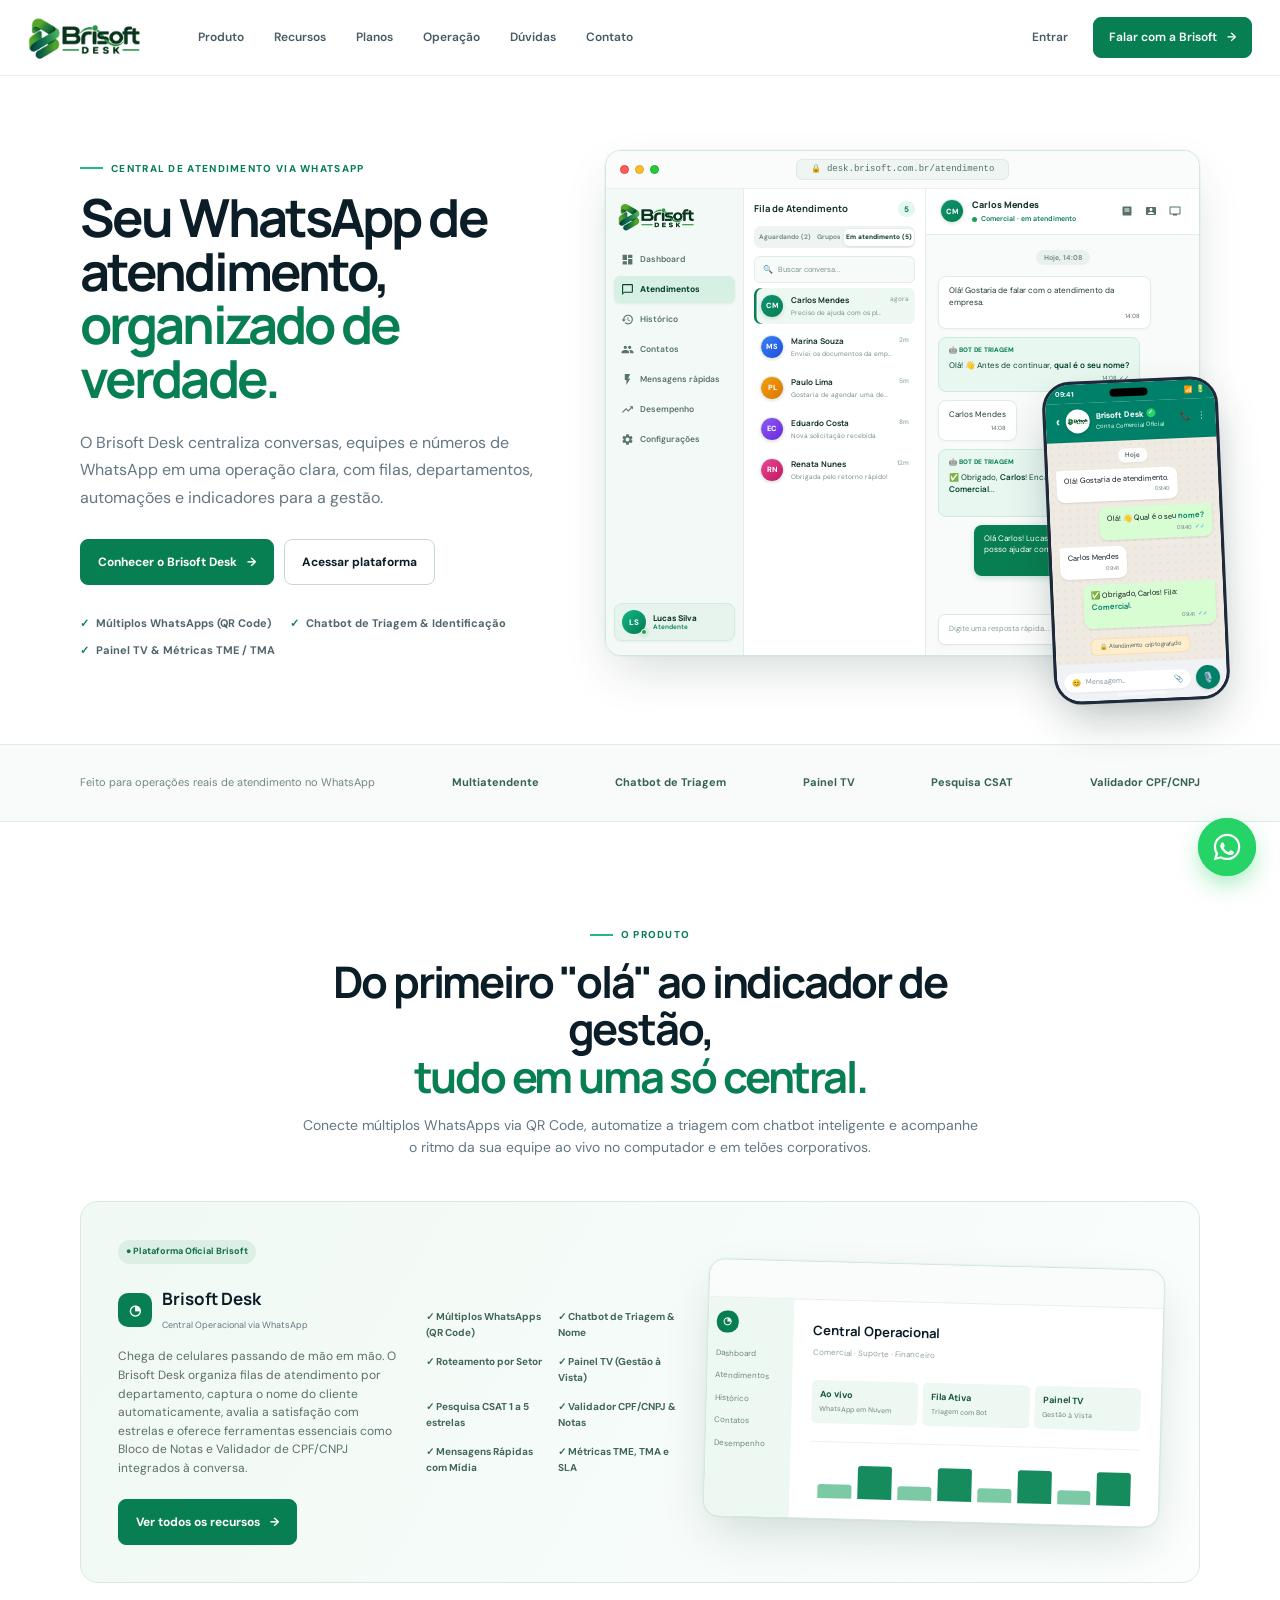
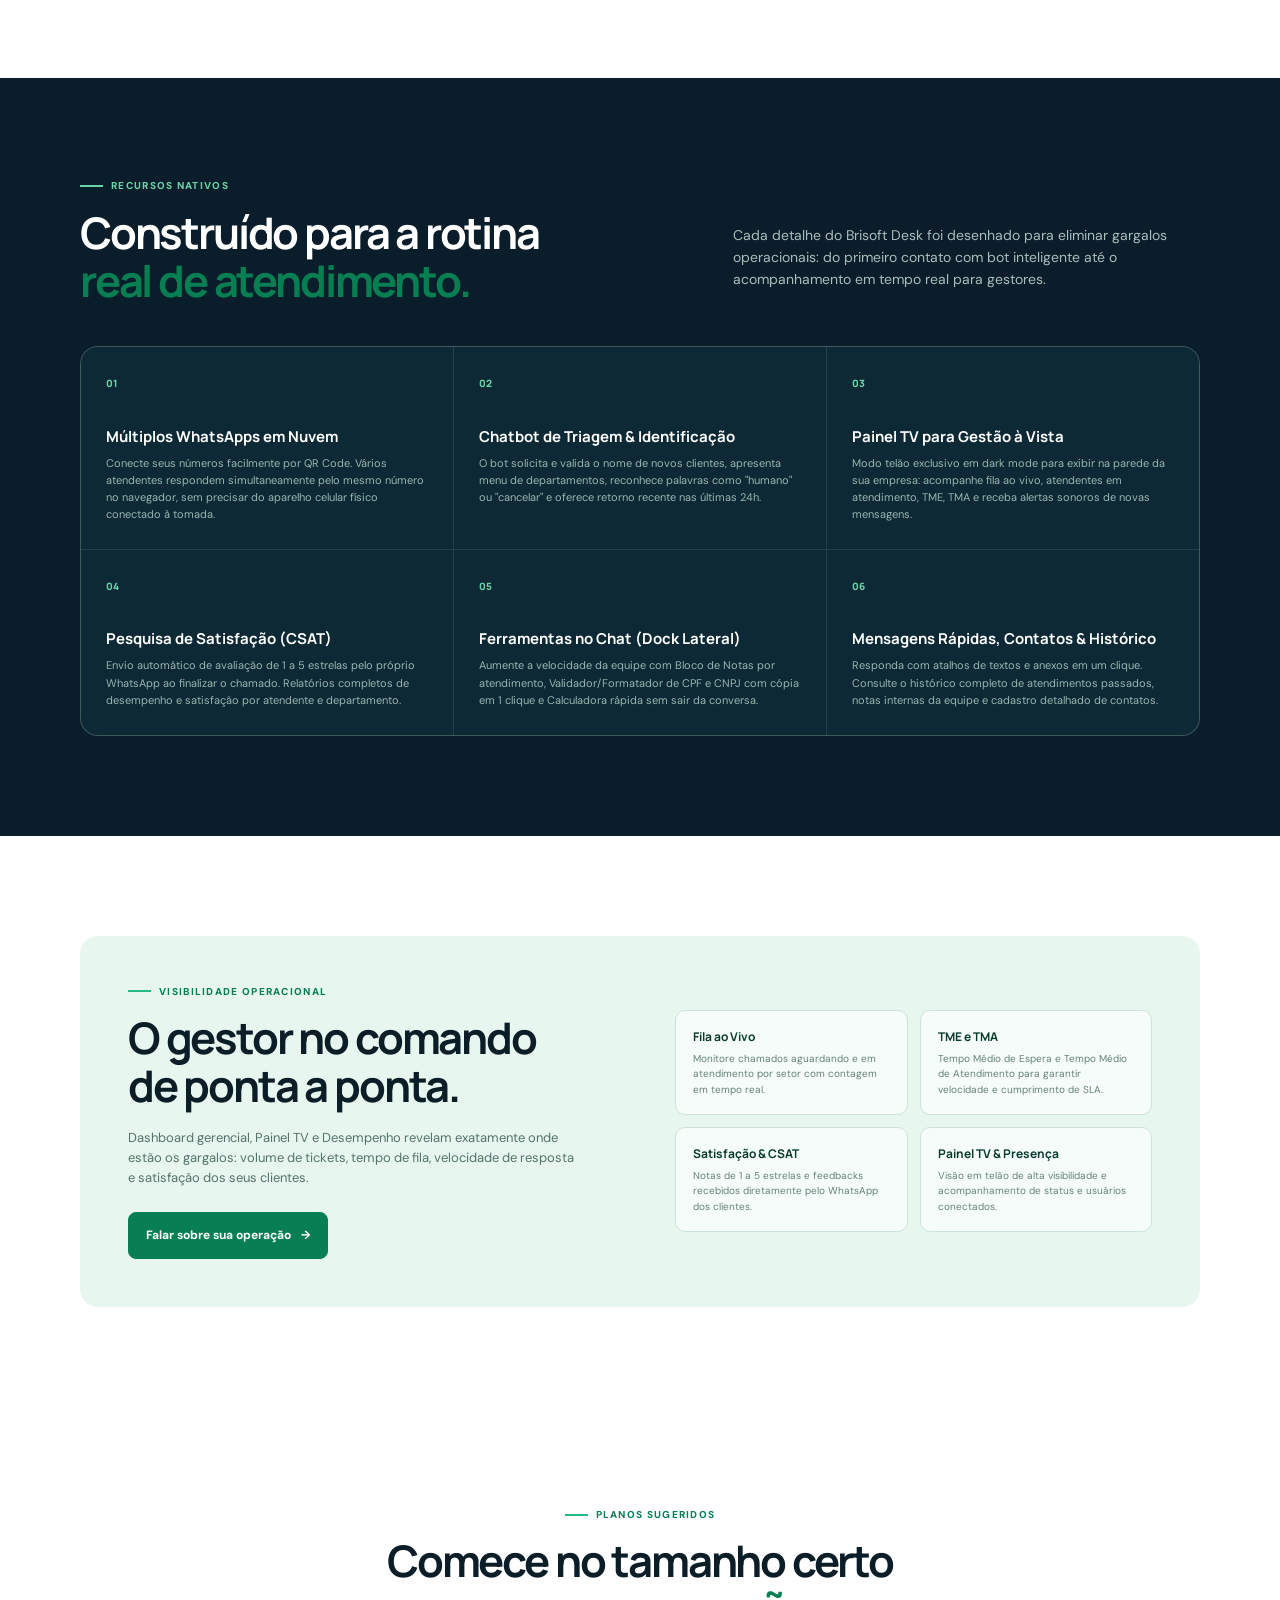
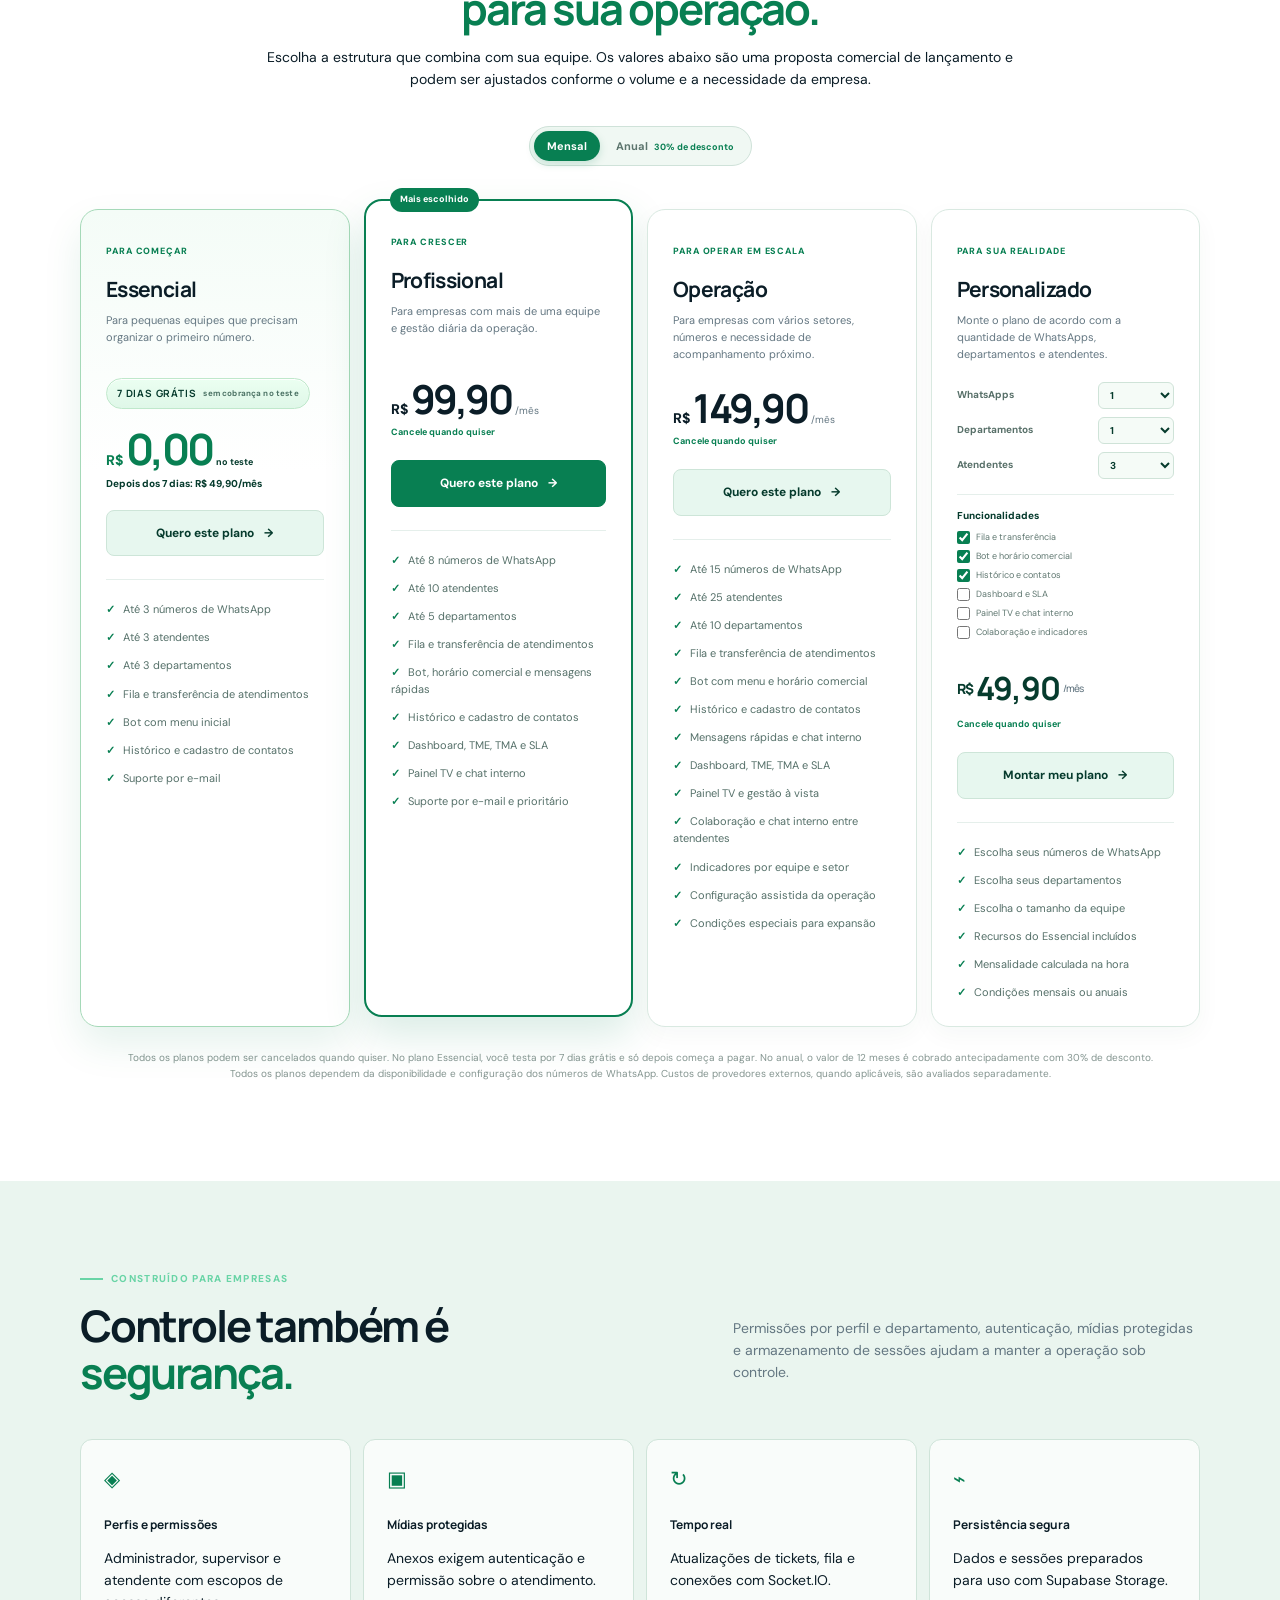
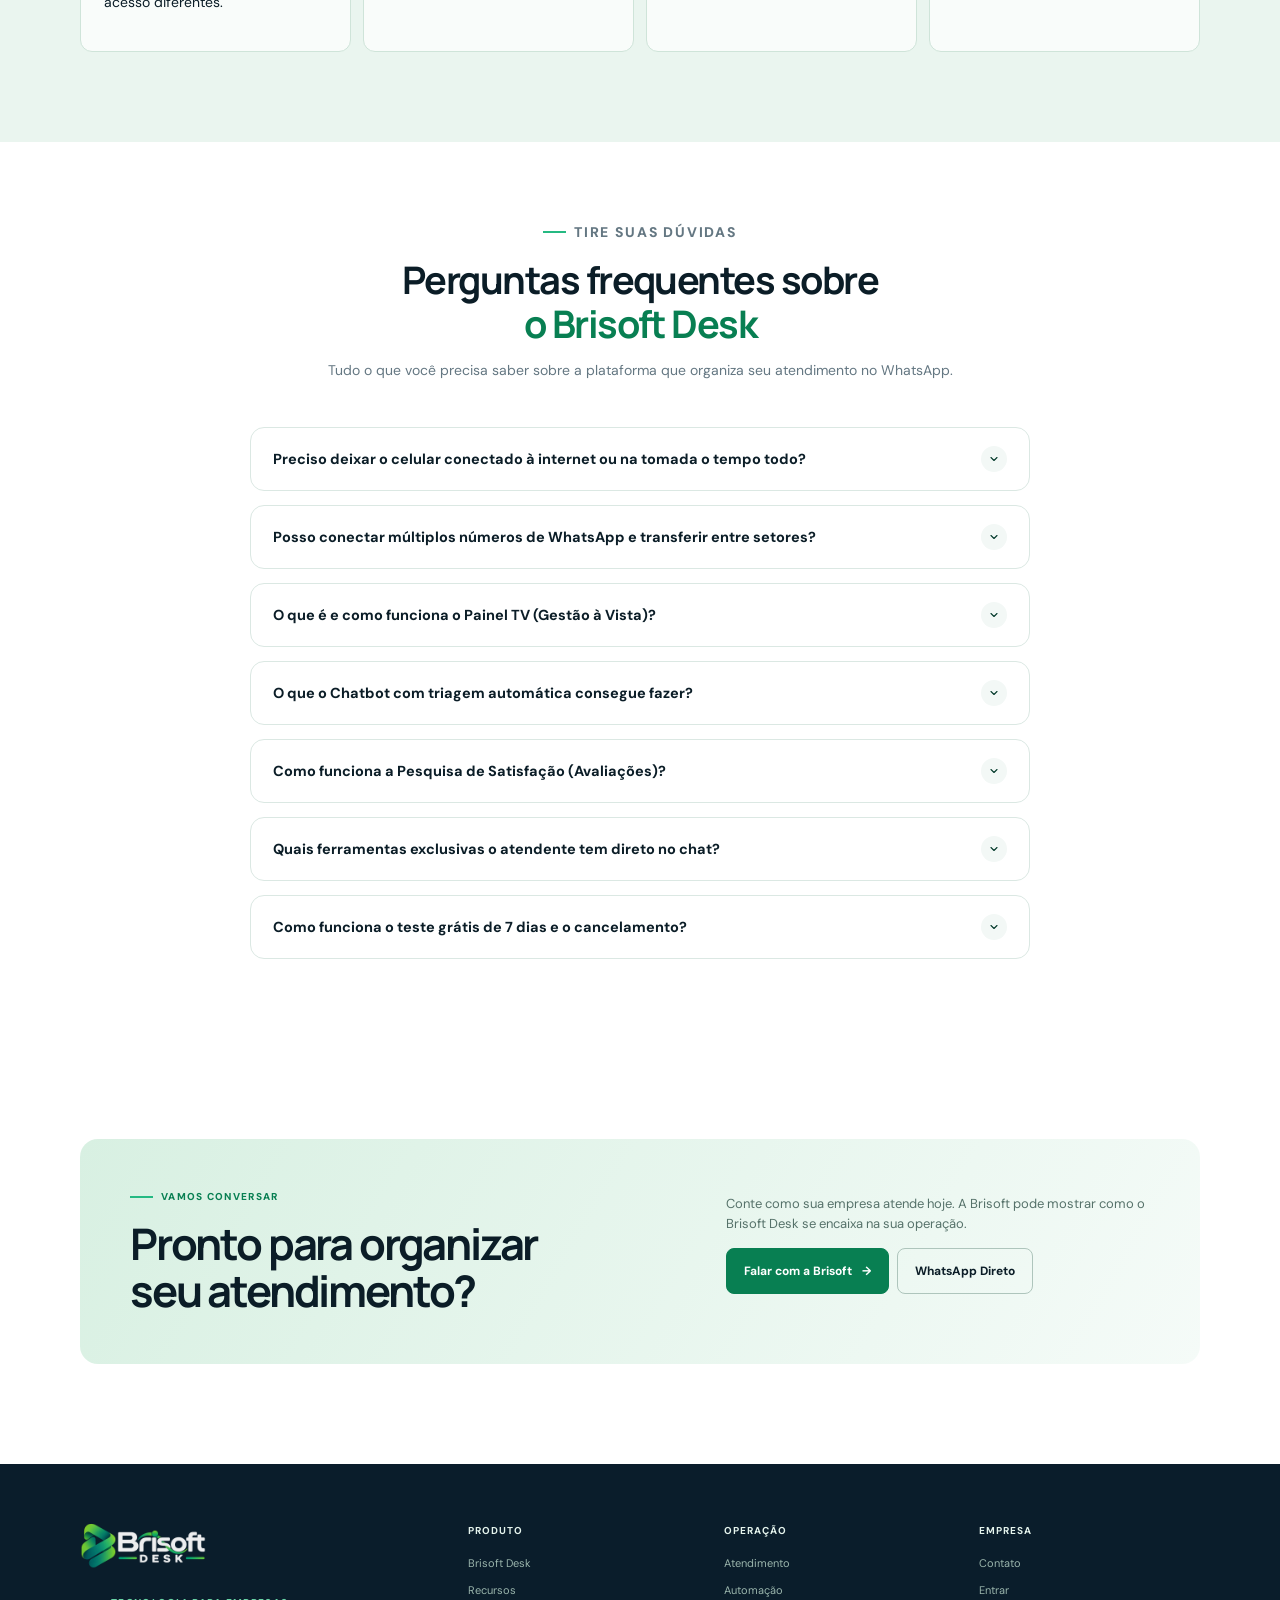
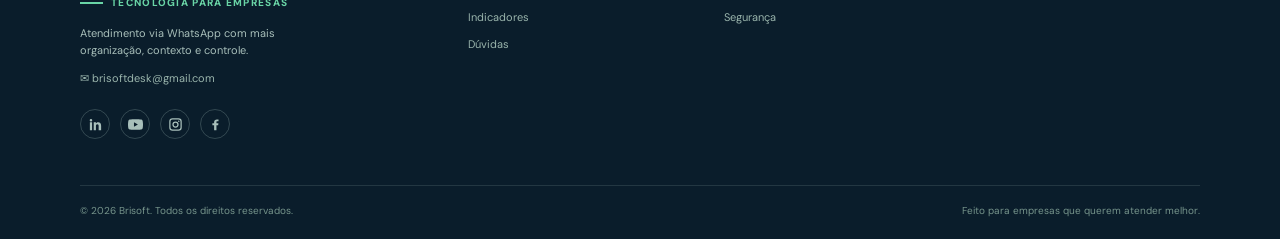
<file: index.html>
<!doctype html>
<html lang="pt-BR">
  <head>
    <meta charset="UTF-8" />
    <meta name="viewport" content="width=device-width, initial-scale=1.0" />
    <meta
      name="description"
      content="Brisoft Desk: central de atendimento via WhatsApp para organizar múltiplos números, equipes, filas e indicadores em um só lugar."
    />
    <title>Brisoft Desk | Atendimento via WhatsApp, organizado</title>
    <link rel="icon" type="image/png" href="assets/images/icon.png" />

    <!-- Open Graph / WhatsApp / Facebook / LinkedIn -->
    <meta property="og:type" content="website" />
    <meta property="og:locale" content="pt_BR" />
    <meta property="og:site_name" content="Brisoft Desk" />
    <meta property="og:title" content="Brisoft Desk | Central de Atendimento via WhatsApp" />
    <meta
      property="og:description"
      content="Centralize múltiplos números de WhatsApp, equipes, filas e métricas de atendimento em uma única plataforma profissional."
    />
    <meta property="og:url" content="https://desk.brisoft.com.br/" />
    <meta property="og:image" content="assets/images/logo_tema_claro.png" />

    <!-- Twitter Cards -->
    <meta name="twitter:card" content="summary_large_image" />
    <meta name="twitter:title" content="Brisoft Desk | Atendimento via WhatsApp, organizado" />
    <meta
      name="twitter:description"
      content="Centralize conversas, equipes e números de WhatsApp em uma operação com filas, automações e indicadores."
    />
    <meta name="twitter:image" content="assets/images/logo_tema_claro.png" />

    <!-- Schema.org JSON-LD -->
    <script type="application/ld+json">
    {
      "@context": "https://schema.org",
      "@graph": [
        {
          "@type": "SoftwareApplication",
          "name": "Brisoft Desk",
          "applicationCategory": "BusinessApplication",
          "operatingSystem": "Web",
          "offers": {
            "@type": "AggregateOffer",
            "priceCurrency": "BRL",
            "lowPrice": "0.00",
            "highPrice": "149.90",
            "offerCount": "3"
          },
          "description": "Central de atendimento via WhatsApp para organizar múltiplos números, filas por departamento, automações e métricas de gestão."
        },
        {
          "@type": "FAQPage",
          "mainEntity": [
            {
              "@type": "Question",
              "name": "Preciso deixar o celular conectado à internet ou na tomada o tempo todo?",
              "acceptedAnswer": {
                "@type": "Answer",
                "text": "Não! Após escanear o QR Code para conectar seu WhatsApp à plataforma, o Brisoft Desk roda 100% em nuvem de forma autônoma. Você e toda a sua equipe atendem direto pelo navegador web no computador, sem depender da bateria, do sinal de internet ou do aparelho celular físico estar ligado."
              }
            },
            {
              "@type": "Question",
              "name": "Posso conectar múltiplos números de WhatsApp e transferir entre setores?",
              "acceptedAnswer": {
                "@type": "Answer",
                "text": "Sim! Você pode conectar quantas contas de WhatsApp sua operação precisar. O Brisoft Desk permite organizar filas por departamentos coloridos (Comercial, Suporte, Financeiro, etc.) e transferir atendimentos entre setores ou atendentes com notas internas em apenas 1 clique."
              }
            },
            {
              "@type": "Question",
              "name": "O que é e como funciona o Painel TV (Gestão à Vista)?",
              "acceptedAnswer": {
                "@type": "Answer",
                "text": "O Painel TV é uma tela exclusiva em modo escuro desenvolvida para ser exibida em TVs ou monitores na parede da empresa. Ela mostra a fila em tempo real (quem está aguardando e em atendimento), métricas de TME e TMA, status dos atendentes e emite alertas sonoros quando novas mensagens chegam."
              }
            },
            {
              "@type": "Question",
              "name": "O que o Chatbot com triagem automática consegue fazer?",
              "acceptedAnswer": {
                "@type": "Answer",
                "text": "O bot solicita e valida o nome de clientes desconhecidos antes do atendimento, apresenta menu interativo de setores (reconhecendo números e nomes digitados), detecta palavras como 'humano' ou 'cancelar' e oferece retomada automática caso o cliente tenha sido atendido recentemente nas últimas 24h."
              }
            },
            {
              "@type": "Question",
              "name": "Como funciona a Pesquisa de Satisfação (Avaliações)?",
              "acceptedAnswer": {
                "@type": "Answer",
                "text": "Ao finalizar um chamado, o sistema envia automaticamente uma mensagem pelo WhatsApp solicitando uma nota de 1 a 5 estrelas. Os gestores acompanham o índice de satisfação (CSAT), as avaliações e os comentários detalhados na tela de Desempenho por equipe e atendente."
              }
            },
            {
              "@type": "Question",
              "name": "Quais ferramentas exclusivas o atendente tem direto no chat?",
              "acceptedAnswer": {
                "@type": "Answer",
                "text": "O Brisoft Desk possui uma barra lateral de ferramentas integrada: Bloco de Notas (com abas para anotações rápidas por chamado), Validador & Formatador de CPF/CNPJ (com cópia limpa em 1 clique) e Calculadora rápida, sem que o colaborador precise sair da tela do atendimento."
              }
            },
            {
              "@type": "Question",
              "name": "Como funciona o teste grátis de 7 dias e o cancelamento?",
              "acceptedAnswer": {
                "@type": "Answer",
                "text": "No plano Essencial, você experimenta a plataforma completa com sua equipe por 7 dias inteiramente grátis. Não há taxas de adesão nem multas rescisórias: você tem total liberdade para cancelar a qualquer momento sem burocracia."
              }
            }
          ]
        }
      ]
    }
    </script>

    <link rel="preconnect" href="https://fonts.googleapis.com" />
    <link rel="preconnect" href="https://fonts.gstatic.com" crossorigin />
    <link
      href="https://fonts.googleapis.com/css2?family=DM+Sans:wght@400;500;600;700&family=Manrope:wght@700;800&display=swap"
      rel="stylesheet"
    />
    <link rel="stylesheet" href="assets/css/styles.css" />
  </head>
  <body>
    <header class="site-header">
      <a class="brand" href="#inicio" aria-label="Brisoft Desk início"
        ><img src="assets/images/logo_tema_claro.png" alt="Brisoft Desk"
      /></a>
      <button class="menu-toggle" aria-label="Abrir menu" aria-expanded="false">
        <span></span><span></span>
      </button>
      <nav class="main-nav" aria-label="Navegação principal">
        <a href="#produto">Produto</a><a href="#recursos">Recursos</a
        ><a href="#planos">Planos</a><a href="#operacao">Operação</a
        ><a href="#faq">Dúvidas</a><a href="contato.html">Contato</a>
        <div class="nav-mobile-actions">
          <a class="button button-small" href="/login">Entrar na plataforma <span>→</span></a>
          <a class="button button-outline" href="contato.html">Falar com a Brisoft</a>
        </div>
      </nav>
      <div class="header-actions">
        <a class="login-link" href="/login"
          >Entrar</a
        ><a class="button button-small" href="contato.html"
          >Falar com a Brisoft <span>→</span></a
        >
      </div>
    </header>

    <main>
      <section class="hero section-shell" id="inicio">
        <div class="hero-copy reveal">
          <p class="eyebrow">
            <span></span> CENTRAL DE ATENDIMENTO VIA WHATSAPP
          </p>
          <h1>Seu WhatsApp de atendimento, <em>organizado de verdade.</em></h1>
          <p class="hero-text">
            O Brisoft Desk centraliza conversas, equipes e números de WhatsApp
            em uma operação clara, com filas, departamentos, automações e
            indicadores para a gestão.
          </p>
          <div class="hero-actions">
            <a class="button" href="contato.html"
              >Conhecer o Brisoft Desk <span>→</span></a
            ><a
              class="button button-outline"
              href="/login"
              >Acessar plataforma</a
            >
          </div>
          <ul class="proof-list" aria-label="Recursos reais">
            <li><span>✓</span> Múltiplos WhatsApps (QR Code)</li>
            <li><span>✓</span> Chatbot de Triagem & Identificação</li>
            <li><span>✓</span> Painel TV & Métricas TME / TMA</li>
          </ul>
        </div>
        <div class="hero-visual reveal reveal-delay" aria-hidden="true">
          <div class="window dashboard-window">
            <div class="window-bar">
              <div class="window-dots">
                <i class="dot-red"></i>
                <i class="dot-yellow"></i>
                <i class="dot-green"></i>
              </div>
              <div class="window-address">
                <span class="lock-icon">🔒</span>
                <span>desk.brisoft.com.br/atendimento</span>
              </div>
              <div class="window-spacer"></div>
            </div>
            <div class="dashboard-layout">
              <aside class="dashboard-sidebar">
                <div class="mini-brand">
                  <img
                    src="assets/images/logo_tema_claro.png"
                    alt="Brisoft Desk"
                  />
                </div>
                <div class="side-item">
                  <i class="side-icon" aria-hidden="true">
                    <svg viewBox="0 0 24 24">
                      <path d="M3 13h8V3H3v10zm0 8h8v-6H3v6zm10 0h8V11h-8v10zm0-18v6h8V3h-8z"/>
                    </svg>
                  </i>
                  <span>Dashboard</span>
                </div>
                <div class="side-item active">
                  <i class="side-icon" aria-hidden="true">
                    <svg viewBox="0 0 24 24">
                      <path d="M20 2H4c-1.1 0-2 .9-2 2v18l4-4h14c1.1 0 2-.9 2-2V4c0-1.1-.9-2-2-2zm0 14H6l-2 2V4h16v12z"/>
                    </svg>
                  </i>
                  <span>Atendimentos</span>
                </div>
                <div class="side-item">
                  <i class="side-icon" aria-hidden="true">
                    <svg viewBox="0 0 24 24">
                      <path d="M13 3a9 9 0 0 0-9 9H1l3.89 3.89.07.14L9 12H6c0-3.87 3.13-7 7-7s7 3.13 7 7-3.13 7-7 7c-1.93 0-3.68-.79-4.94-2.06l-1.42 1.42A8.954 8.954 0 0 0 13 21a9 9 0 0 0 0-18zm-1 5v5l4.28 2.54.72-1.21-3.5-2.08V8H12z"/>
                    </svg>
                  </i>
                  <span>Histórico</span>
                </div>
                <div class="side-item">
                  <i class="side-icon" aria-hidden="true">
                    <svg viewBox="0 0 24 24">
                      <path d="M16 11c1.66 0 2.99-1.34 2.99-3S17.66 5 16 5c-1.66 0-3 1.34-3 3s1.34 3 3 3zm-8 0c1.66 0 2.99-1.34 2.99-3S9.66 5 8 5C6.34 5 5 6.34 5 8s1.34 3 3 3zm0 2c-2.33 0-7 1.17-7 3.5V19h14v-2.5c0-2.33-4.67-3.5-7-3.5zm8 0c-.29 0-.62.02-.97.05 1.16.84 1.97 1.97 1.97 3.45V19h6v-2.5c0-2.33-4.67-3.5-7-3.5z"/>
                    </svg>
                  </i>
                  <span>Contatos</span>
                </div>
                <div class="side-item">
                  <i class="side-icon" aria-hidden="true">
                    <svg viewBox="0 0 24 24">
                      <path d="M7 2v11h3v9l7-12h-4l4-8H7z"/>
                    </svg>
                  </i>
                  <span>Mensagens rápidas</span>
                </div>
                <div class="side-item">
                  <i class="side-icon" aria-hidden="true">
                    <svg viewBox="0 0 24 24">
                      <path d="M16 6l2.29 2.29-4.88 4.88-4-4L2 16.59 3.41 18l6-6 4 4 6.3-6.29L22 12V6z"/>
                    </svg>
                  </i>
                  <span>Desempenho</span>
                </div>
                <div class="side-item">
                  <i class="side-icon" aria-hidden="true">
                    <svg viewBox="0 0 24 24">
                      <path d="M19.14 12.94c.04-.3.06-.61.06-.94 0-.32-.02-.64-.07-.94l2.03-1.58c.18-.14.23-.41.12-.61l-1.92-3.32c-.12-.22-.37-.29-.59-.22l-2.39.96c-.5-.38-1.03-.7-1.62-.94l-.36-2.54c-.04-.24-.24-.41-.48-.41h-3.84c-.24 0-.43.17-.47.41l-.36 2.54c-.59.24-1.13.57-1.62.94l-2.39-.96c-.22-.08-.47 0-.59.22L2.74 8.87c-.12.21-.08.47.12.61l2.03 1.58c-.05.3-.09.63-.09.94s.02.64.07.94l-2.03 1.58c-.18.14-.23.41-.12.61l1.92 3.32c.12.22.37.29.59.22l2.39-.96c.5.38 1.03.7 1.62.94l.36 2.54c.05.24.24.41.48.41h3.84c.24 0 .44-.17.47-.41l.36-2.54c.59-.24 1.13-.56 1.62-.94l2.39.96c.22.08.47 0 .59-.22l1.92-3.32c.12-.22.07-.47-.12-.61l-2.01-1.58zM12 15.6c-1.98 0-3.6-1.62-3.6-3.6s1.62-3.6 3.6-3.6 3.6 1.62 3.6 3.6-1.62 3.6-3.6 3.6z"/>
                    </svg>
                  </i>
                  <span>Configurações</span>
                </div>
                <div class="sidebar-user">
                  <div class="user-avatar-wrap">
                    <span class="user-avatar-fallback">LS</span>
                    <span class="user-status-dot"></span>
                  </div>
                  <div class="user-info">
                    <strong class="user-name">Lucas Silva</strong>
                    <span class="user-role">Atendente</span>
                  </div>
                </div>
              </aside>
              <aside class="inbox-queue">
                <div class="queue-heading">
                  <strong>Fila de Atendimento</strong><span>5</span>
                </div>
                <div class="queue-tabs">
                  <span class="tab-item">Aguardando (2)</span>
                  <span class="tab-item">Grupos</span>
                  <span class="tab-item tab-active">Em atendimento (5)</span>
                </div>
                <div class="queue-search">
                  <span>🔍</span> Buscar conversa...
                </div>
                <div class="queue-chat active">
                  <div class="client-avatar">
                    <span class="avatar-fallback avatar-a">CM</span>
                  </div>
                  <span>
                    <strong>Carlos Mendes</strong>
                    <small>Preciso de ajuda com os planos...</small>
                  </span>
                  <b>agora</b>
                </div>
                <div class="queue-chat">
                  <div class="client-avatar">
                    <span class="avatar-fallback avatar-b">MS</span>
                  </div>
                  <span>
                    <strong>Marina Souza</strong>
                    <small>Enviei os documentos da empresa</small>
                  </span>
                  <b>2m</b>
                </div>
                <div class="queue-chat">
                  <div class="client-avatar">
                    <span class="avatar-fallback avatar-c">PL</span>
                  </div>
                  <span>
                    <strong>Paulo Lima</strong>
                    <small>Gostaria de agendar uma demo</small>
                  </span>
                  <b>5m</b>
                </div>
                <div class="queue-chat">
                  <div class="client-avatar">
                    <span class="avatar-fallback avatar-d">EC</span>
                  </div>
                  <span>
                    <strong>Eduardo Costa</strong>
                    <small>Nova solicitação recebida</small>
                  </span>
                  <b>8m</b>
                </div>
                <div class="queue-chat">
                  <div class="client-avatar">
                    <span class="avatar-fallback avatar-e">RN</span>
                  </div>
                  <span>
                    <strong>Renata Nunes</strong>
                    <small>Obrigada pelo retorno rápido!</small>
                  </span>
                  <b>12m</b>
                </div>
              </aside>
              <div class="dashboard-main inbox-main">
                <div class="chat-contact-header">
                  <div class="chat-contact-profile">
                    <div class="client-avatar">
                      <span class="avatar-fallback avatar-a">CM</span>
                    </div>
                    <div>
                      <strong>Carlos Mendes</strong>
                      <small><span class="online-tag"></span>Comercial · em atendimento</small>
                    </div>
                  </div>
                  <div class="chat-header-actions">
                    <button type="button" class="chat-tool-btn" title="Bloco de Notas" aria-label="Bloco de Notas">
                      <svg viewBox="0 0 24 24"><path d="M19 3H5c-1.1 0-2 .9-2 2v14c0 1.1.9 2 2 2h14c1.1 0 2-.9 2-2V5c0-1.1-.9-2-2-2zm-2 10H7v-2h10v2zm0-4H7V7h10v2z"/></svg>
                    </button>
                    <button type="button" class="chat-tool-btn" title="Validador CPF/CNPJ" aria-label="Validador CPF/CNPJ">
                      <svg viewBox="0 0 24 24"><path d="M20 4H4c-1.11 0-1.99.89-1.99 2L2 18c0 1.11.89 2 2 2h16c1.11 0 2-.89 2-2V6c0-1.11-.89-2-2-2zm-8 2c1.66 0 3 1.34 3 3s-1.34 3-3 3-3-1.34-3-3 1.34-3 3-3zm6 12H6v-1c0-2 4-3.1 6-3.1s6 1.1 6 3.1v1z"/></svg>
                    </button>
                    <button type="button" class="chat-tool-btn" title="Painel TV (Gestão à Vista)" aria-label="Painel TV">
                      <svg viewBox="0 0 24 24"><path d="M21 3H3c-1.1 0-2 .9-2 2v12c0 1.1.9 2 2 2h5v2h8v-2h5c1.1 0 1.99-.9 1.99-2L23 5c0-1.1-.9-2-2-2zm0 14H3V5h18v12z"/></svg>
                    </button>
                  </div>
                </div>
                <div class="chat-date"><span>Hoje, 14:08</span></div>
                <div class="chat-message received">
                  Olá! Gostaria de falar com o atendimento da empresa.<small>14:08</small>
                </div>
                <div class="chat-message bot">
                  <div class="bot-badge">🤖 BOT DE TRIAGEM</div>
                  Olá! 👋 Antes de continuar, <strong>qual é o seu nome?</strong><small>14:08 ✓✓</small>
                </div>
                <div class="chat-message received">
                  Carlos Mendes<small>14:08</small>
                </div>
                <div class="chat-message bot">
                  <div class="bot-badge">🤖 BOT DE TRIAGEM</div>
                  ✅ Obrigado, <strong>Carlos</strong>! Encaminhando para <strong>Comercial</strong>...<small>14:09 ✓✓</small>
                </div>
                <div class="chat-message sent">
                  Olá Carlos! Lucas da equipe comercial aqui. Como posso ajudar com a sua operação?<small>14:09 ✓✓</small>
                </div>
                <div class="chat-composer">
                  <span>Digite uma resposta rápida...</span>
                  <b>➤</b>
                </div>
              </div>
            </div>
          </div>
          <div class="phone-card">
            <div class="phone-screen">
              <div class="phone-status-bar">
                <span class="phone-clock">09:41</span>
                <div class="phone-island"></div>
                <div class="phone-signals">
                  <span>📶</span>
                  <span>🔋</span>
                </div>
              </div>
              <div class="phone-top">
                <div class="phone-contact">
                  <span class="phone-back">‹</span>
                  <div class="phone-contact-avatar">
                    <img src="assets/images/logo_tema_claro.png" alt="Brisoft Desk" />
                  </div>
                  <div class="phone-contact-info">
                    <b>Brisoft Desk <span class="verified-badge">✓</span></b>
                    <small>Conta Comercial Oficial</small>
                  </div>
                </div>
                <div class="phone-top-actions">
                  <span>📞</span>
                  <span>⋮</span>
                </div>
              </div>
              <div class="phone-chat-body">
                <div class="phone-date-pill">Hoje</div>
                <div class="phone-bubble received">
                  Olá! Gostaria de atendimento.<small>09:40</small>
                </div>
                <div class="phone-bubble sent">
                  Olá! 👋 Qual é o seu <strong>nome?</strong><small>09:40 <span class="checks">✓✓</span></small>
                </div>
                <div class="phone-bubble received">
                  Carlos Mendes<small>09:41</small>
                </div>
                <div class="phone-bubble sent">
                  ✅ Obrigado, Carlos! Fila: <strong>Comercial</strong>.<small>09:41 <span class="checks">✓✓</span></small>
                </div>
                <div class="phone-notify-pill">
                  <span>🔒 Atendimento criptografado</span>
                </div>
              </div>
              <div class="phone-input-bar">
                <div class="phone-input-box">
                  <span>😊</span>
                  <span class="placeholder">Mensagem...</span>
                  <span>📎</span>
                </div>
                <div class="phone-mic-btn">🎙️</div>
              </div>
            </div>
            <div class="phone-home"></div>
          </div>
        </div>
      </section>

      <section class="trust-strip">
        <div class="section-shell">
          <span>Feito para operações reais de atendimento no WhatsApp</span
          ><b>Multiatendente</b><b>Chatbot de Triagem</b><b>Painel TV</b><b>Pesquisa CSAT</b><b>Validador CPF/CNPJ</b>
        </div>
      </section>

      <section class="solutions section-shell" id="produto">
        <div class="center-heading reveal">
          <p class="eyebrow center"><span></span> O PRODUTO</p>
          <h2>
            Do primeiro "olá" ao indicador de gestão,<br /><em>tudo em uma só central.</em>
          </h2>
          <p>
            Conecte múltiplos WhatsApps via QR Code, automatize a triagem com chatbot inteligente e acompanhe o ritmo da sua equipe ao vivo no computador e em telões corporativos.
          </p>
        </div>
        <div class="solution-feature reveal">
          <div class="feature-copy">
            <span class="product-tag">● Plataforma Oficial Brisoft</span>
            <div class="product-title">
              <span class="product-icon">◔</span>
              <div>
                <h3>Brisoft Desk</h3>
                <small>Central Operacional via WhatsApp</small>
              </div>
            </div>
            <p>
              Chega de celulares passando de mão em mão. O Brisoft Desk organiza filas de atendimento por departamento, captura o nome do cliente automaticamente, avalia a satisfação com estrelas e oferece ferramentas essenciais como Bloco de Notas e Validador de CPF/CNPJ integrados à conversa.
            </p>
            <a class="button" href="#recursos">Ver todos os recursos <span>→</span></a>
          </div>
          <div class="feature-points">
            <span>✓ Múltiplos WhatsApps (QR Code)</span
            ><span>✓ Chatbot de Triagem & Nome</span><span>✓ Roteamento por Setor</span
            ><span>✓ Painel TV (Gestão à Vista)</span><span>✓ Pesquisa CSAT 1 a 5 estrelas</span
            ><span>✓ Validador CPF/CNPJ & Notas</span><span>✓ Mensagens Rápidas com Mídia</span
            ><span>✓ Métricas TME, TMA e SLA</span>
          </div>
          <div class="feature-screen">
            <div class="window compact-window">
              <div class="window-bar"><i></i><i></i><i></i><b></b></div>
              <div class="compact-content">
                <div class="compact-side">
                  <span class="product-icon">◔</span>
                  <p>Dashboard</p>
                  <p>Atendimentos</p>
                  <p>Histórico</p>
                  <p>Contatos</p>
                  <p>Desempenho</p>
                </div>
                <div class="compact-main">
                  <strong>Central Operacional</strong
                  ><small>Comercial · Suporte · Financeiro</small>
                  <div class="compact-stats">
                    <b>Ao vivo<small>WhatsApp em Nuvem</small></b
                    ><b>Fila Ativa<small>Triagem com Bot</small></b
                    ><b>Painel TV<small>Gestão à Vista</small></b>
                  </div>
                  <div class="mini-chart">
                    <i></i><i></i><i></i><i></i><i></i><i></i><i></i><i></i>
                  </div>
                </div>
              </div>
            </div>
          </div>
        </div>
      </section>

      <section class="feature-band" id="recursos">
        <div class="section-shell">
          <div class="split-heading reveal">
            <div>
              <p class="eyebrow"><span></span> RECURSOS NATIVOS</p>
              <h2>Construído para a rotina<br /><em>real de atendimento.</em></h2>
            </div>
            <p>
              Cada detalhe do Brisoft Desk foi desenhado para eliminar gargalos operacionais: do primeiro contato com bot inteligente até o acompanhamento em tempo real para gestores.
            </p>
          </div>
          <div class="resource-grid reveal">
            <article>
              <span>01</span>
              <h3>Múltiplos WhatsApps em Nuvem</h3>
              <p>
                Conecte seus números facilmente por QR Code. Vários atendentes respondem simultaneamente pelo mesmo número no navegador, sem precisar do aparelho celular físico conectado à tomada.
              </p>
            </article>
            <article>
              <span>02</span>
              <h3>Chatbot de Triagem & Identificação</h3>
              <p>
                O bot solicita e valida o nome de novos clientes, apresenta menu de departamentos, reconhece palavras como "humano" ou "cancelar" e oferece retorno recente nas últimas 24h.
              </p>
            </article>
            <article>
              <span>03</span>
              <h3>Painel TV para Gestão à Vista</h3>
              <p>
                Modo telão exclusivo em dark mode para exibir na parede da sua empresa: acompanhe fila ao vivo, atendentes em atendimento, TME, TMA e receba alertas sonoros de novas mensagens.
              </p>
            </article>
            <article>
              <span>04</span>
              <h3>Pesquisa de Satisfação (CSAT)</h3>
              <p>
                Envio automático de avaliação de 1 a 5 estrelas pelo próprio WhatsApp ao finalizar o chamado. Relatórios completos de desempenho e satisfação por atendente e departamento.
              </p>
            </article>
            <article>
              <span>05</span>
              <h3>Ferramentas no Chat (Dock Lateral)</h3>
              <p>
                Aumente a velocidade da equipe com Bloco de Notas por atendimento, Validador/Formatador de CPF e CNPJ com cópia em 1 clique e Calculadora rápida sem sair da conversa.
              </p>
            </article>
            <article>
              <span>06</span>
              <h3>Mensagens Rápidas, Contatos & Histórico</h3>
              <p>
                Responda com atalhos de textos e anexos em um clique. Consulte o histórico completo de atendimentos passados, notas internas da equipe e cadastro detalhado de contatos.
              </p>
            </article>
          </div>
        </div>
      </section>

      <section class="operation section-shell" id="operacao">
        <div class="operation-card reveal">
          <div class="operation-copy">
            <p class="eyebrow"><span></span> VISIBILIDADE OPERACIONAL</p>
            <h2>O gestor no comando de ponta a ponta.</h2>
            <p>
              Dashboard gerencial, Painel TV e Desempenho revelam exatamente onde estão os gargalos: volume de tickets, tempo de fila, velocidade de resposta e satisfação dos seus clientes.
            </p>
            <a class="button" href="#contato"
              >Falar sobre sua operação <span>→</span></a
            >
          </div>
          <div class="operation-list">
            <div>
              <strong>Fila ao Vivo</strong
              ><span>Monitore chamados aguardando e em atendimento por setor com contagem em tempo real.</span>
            </div>
            <div>
              <strong>TME e TMA</strong
              ><span>Tempo Médio de Espera e Tempo Médio de Atendimento para garantir velocidade e cumprimento de SLA.</span>
            </div>
            <div>
              <strong>Satisfação & CSAT</strong
              ><span>Notas de 1 a 5 estrelas e feedbacks recebidos diretamente pelo WhatsApp dos clientes.</span>
            </div>
            <div>
              <strong>Painel TV & Presença</strong
              ><span>Visão em telão de alta visibilidade e acompanhamento de status e usuários conectados.</span>
            </div>
          </div>
        </div>
      </section>

      <section class="pricing section-shell" id="planos">
        <div class="center-heading reveal">
          <p class="eyebrow center"><span></span> PLANOS SUGERIDOS</p>
          <h2>Comece no tamanho certo<br /><em>para sua operação.</em></h2>
          <p>
            Escolha a estrutura que combina com sua equipe. Os valores abaixo
            são uma proposta comercial de lançamento e podem ser ajustados
            conforme o volume e a necessidade da empresa.
          </p>
          <div
            class="billing-toggle"
            role="group"
            aria-label="Periodicidade de cobrança"
          >
            <button type="button" class="active" data-billing="monthly">
              Mensal
            </button>
            <button type="button" data-billing="annual">
              Anual <span>30% de desconto</span>
            </button>
          </div>
        </div>
        <div class="pricing-grid reveal">
          <article class="pricing-card trial-plan">
            <div class="pricing-top">
              <span class="pricing-label">Para começar</span>
              <h3>Essencial</h3>
              <p>
                Para pequenas equipes que precisam organizar o primeiro número.
              </p>
            </div>
            <span class="trial-badge"><strong>7 DIAS GRÁTIS</strong><small>sem cobrança no teste</small></span>
            <div
              class="price trial-price"
              data-monthly="49,90"
              data-trial="0,00"
              data-annual="34,99"
              data-total="419,90"
            >
              <small>R$</small><strong>0,00</strong
              ><span class="price-period">no teste</span>
            </div>
            <small class="price-billing">Depois dos 7 dias: R$ 49,90/mês</small>
            <a
              class="button pricing-button"
              href="https://buy.stripe.com/test_4gM3coh0P3IWdi6dGfg7e00"
              target="_blank"
              rel="noopener noreferrer"
              >Quero este plano <span>→</span></a
            >
            <ul>
              <li>Até 3 números de WhatsApp</li>
              <li>Até 3 atendentes</li>
              <li>Até 3 departamentos</li>
              <li>Fila e transferência de atendimentos</li>
              <li>Bot com menu inicial</li>
              <li>Histórico e cadastro de contatos</li>
              <li>Suporte por e-mail</li>
            </ul>
          </article>
          <article class="pricing-card featured">
            <span class="popular-badge">Mais escolhido</span>
            <div class="pricing-top">
              <span class="pricing-label">Para crescer</span>
              <h3>Profissional</h3>
              <p>
                Para empresas com mais de uma equipe e gestão diária da
                operação.
              </p>
            </div>
            <div
              class="price"
              data-monthly="99,90"
              data-annual="69,99"
              data-total="839,90"
            >
              <small>R$</small><strong>99,90</strong
              ><span class="price-period">/mês</span>
            </div>
            <small class="price-billing">Cancele quando quiser</small>
            <a
              class="button pricing-button"
              href="https://buy.stripe.com/test_00w00c11R7Zca5U6dNg7e01"
              target="_blank"
              rel="noopener noreferrer"
              >Quero este plano <span>→</span></a
            >
            <ul>
              <li>Até 8 números de WhatsApp</li>
              <li>Até 10 atendentes</li>
              <li>Até 5 departamentos</li>
              <li>Fila e transferência de atendimentos</li>
              <li>Bot, horário comercial e mensagens rápidas</li>
              <li>Histórico e cadastro de contatos</li>
              <li>Dashboard, TME, TMA e SLA</li>
              <li>Painel TV e chat interno</li>
              <li>Suporte por e-mail e prioritário</li>
            </ul>
          </article>
          <article class="pricing-card">
            <div class="pricing-top">
              <span class="pricing-label">Para operar em escala</span>
              <h3>Operação</h3>
              <p>
                Para empresas com vários setores, números e necessidade de
                acompanhamento próximo.
              </p>
            </div>
            <div
              class="price"
              data-monthly="149,90"
              data-annual="104,99"
              data-total="1.259,90"
            >
              <small>R$</small><strong>149,90</strong
              ><span class="price-period">/mês</span>
            </div>
            <small class="price-billing">Cancele quando quiser</small>
            <a
              class="button pricing-button"
              href="https://buy.stripe.com/test_bJe3co25V0wKemaeKjg7e02"
              target="_blank"
              rel="noopener noreferrer"
              >Quero este plano <span>→</span></a
            >
            <ul>
              <li>Até 15 números de WhatsApp</li>
              <li>Até 25 atendentes</li>
              <li>Até 10 departamentos</li>
              <li>Fila e transferência de atendimentos</li>
              <li>Bot com menu e horário comercial</li>
              <li>Histórico e cadastro de contatos</li>
              <li>Mensagens rápidas e chat interno</li>
              <li>Dashboard, TME, TMA e SLA</li>
              <li>Painel TV e gestão à vista</li>
              <li>Colaboração e chat interno entre atendentes</li>
              <li>Indicadores por equipe e setor</li>
              <li>Configuração assistida da operação</li>
              <li>Condições especiais para expansão</li>
            </ul>
          </article>
          <article class="pricing-card custom-plan">
            <div class="pricing-top">
              <span class="pricing-label">Para sua realidade</span>
              <h3>Personalizado</h3>
              <p>
                Monte o plano de acordo com a quantidade de WhatsApps,
                departamentos e atendentes.
              </p>
            </div>
            <div class="custom-configurator">
              <label
                >WhatsApps<select data-custom="whatsapp">
                  <option>1</option>
                  <option>3</option>
                  <option>5</option>
                  <option>8</option>
                  <option>15</option>
                  <option>20</option>
                </select></label
              >
              <label
                >Departamentos<select data-custom="departments">
                  <option>1</option>
                  <option>3</option>
                  <option>5</option>
                  <option>10</option>
                  <option>15</option>
                </select></label
              >
              <label
                >Atendentes<select data-custom="agents">
                  <option>3</option>
                  <option>5</option>
                  <option>10</option>
                  <option>25</option>
                  <option>50</option>
                </select></label
              >
            </div>
            <div
              class="custom-features"
              aria-label="Funcionalidades do plano personalizado"
            >
              <span>Funcionalidades</span>
              <label
                ><input
                  type="checkbox"
                  data-custom-feature="Fila e transferência"
                  data-feature-price="0"
                  checked
                />
                Fila e transferência</label
              >
              <label
                ><input
                  type="checkbox"
                  data-custom-feature="Bot e horário comercial"
                  data-feature-price="12"
                  checked
                />
                Bot e horário comercial</label
              >
              <label
                ><input
                  type="checkbox"
                  data-custom-feature="Histórico e contatos"
                  data-feature-price="8"
                  checked
                />
                Histórico e contatos</label
              >
              <label
                ><input
                  type="checkbox"
                  data-custom-feature="Dashboard, TME, TMA e SLA"
                  data-feature-price="18"
                />
                Dashboard e SLA</label
              >
              <label
                ><input
                  type="checkbox"
                  data-custom-feature="Painel TV e chat interno"
                  data-feature-price="15"
                />
                Painel TV e chat interno</label
              >
              <label
                ><input
                  type="checkbox"
                  data-custom-feature="Colaboração e indicadores por equipe"
                  data-feature-price="20"
                />
                Colaboração e indicadores</label
              >
            </div>
            <div class="custom-price">
              <small>R$</small><strong data-custom-price>79,90</strong
              ><span>/mês</span>
            </div>
            <small class="price-billing">Cancele quando quiser</small>
            <a
              class="button pricing-button"
              data-custom-email
              href="mailto:brisoftdesk@gmail.com?subject=Plano%20Personalizado%20Brisoft%20Desk"
              >Montar meu plano <span>→</span></a
            >
            <ul>
              <li>Escolha seus números de WhatsApp</li>
              <li>Escolha seus departamentos</li>
              <li>Escolha o tamanho da equipe</li>
              <li>Recursos do Essencial incluídos</li>
              <li>Mensalidade calculada na hora</li>
              <li>Condições mensais ou anuais</li>
            </ul>
          </article>
        </div>
        <p class="pricing-note">
          Todos os planos podem ser cancelados quando quiser. No plano
          Essencial, você testa por 7 dias grátis e só depois começa a pagar. No
          anual, o valor de 12 meses é cobrado antecipadamente com 30% de
          desconto.
          <br />
          Todos os planos dependem da disponibilidade e configuração dos números
          de WhatsApp. Custos de provedores externos, quando aplicáveis, são
          avaliados separadamente.
        </p>
      </section>

      <section class="security" id="seguranca">
        <div class="section-shell">
          <div class="split-heading reveal">
            <div>
              <p class="eyebrow"><span></span> CONSTRUÍDO PARA EMPRESAS</p>
              <h2>Controle também é<br /><em>segurança.</em></h2>
            </div>
            <p>
              Permissões por perfil e departamento, autenticação, mídias
              protegidas e armazenamento de sessões ajudam a manter a operação
              sob controle.
            </p>
          </div>
          <div class="security-grid reveal">
            <div>
              <span>◈</span><strong>Perfis e permissões</strong>
              <p>
                Administrador, supervisor e atendente com escopos de acesso
                diferentes.
              </p>
            </div>
            <div>
              <span>▣</span><strong>Mídias protegidas</strong>
              <p>Anexos exigem autenticação e permissão sobre o atendimento.</p>
            </div>
            <div>
              <span>↻</span><strong>Tempo real</strong>
              <p>Atualizações de tickets, fila e conexões com Socket.IO.</p>
            </div>
            <div>
              <span>⌁</span><strong>Persistência segura</strong>
              <p>Dados e sessões preparados para uso com Supabase Storage.</p>
            </div>
          </div>
        </div>
      </section>

      <section class="faq-section section-shell" id="faq">
        <div class="faq-heading reveal">
          <p class="eyebrow center"><span></span> TIRE SUAS DÚVIDAS</p>
          <h2>Perguntas frequentes sobre<br /><em>o Brisoft Desk</em></h2>
          <p>
            Tudo o que você precisa saber sobre a plataforma que organiza seu atendimento no WhatsApp.
          </p>
        </div>
        <div class="faq-list reveal">
          <article class="faq-item">
            <button type="button" class="faq-question" aria-expanded="false">
              <span>Preciso deixar o celular conectado à internet ou na tomada o tempo todo?</span>
              <span class="faq-icon" aria-hidden="true">
                <svg viewBox="0 0 24 24"><path d="M6 9l6 6 6-6"/></svg>
              </span>
            </button>
            <div class="faq-answer">
              <p>
                Não! Após escanear o QR Code para conectar seu WhatsApp à plataforma, o Brisoft Desk roda 100% em nuvem de forma autônoma. Você e toda a sua equipe atendem direto pelo navegador web no computador, sem depender da bateria, do sinal de internet ou do aparelho celular físico estar ligado.
              </p>
            </div>
          </article>

          <article class="faq-item">
            <button type="button" class="faq-question" aria-expanded="false">
              <span>Posso conectar múltiplos números de WhatsApp e transferir entre setores?</span>
              <span class="faq-icon" aria-hidden="true">
                <svg viewBox="0 0 24 24"><path d="M6 9l6 6 6-6"/></svg>
              </span>
            </button>
            <div class="faq-answer">
              <p>
                Sim! Você pode conectar quantas contas de WhatsApp sua operação precisar. O Brisoft Desk permite organizar filas por departamentos coloridos (Comercial, Suporte, Financeiro, etc.) e transferir atendimentos entre setores ou atendentes com notas internas em apenas 1 clique.
              </p>
            </div>
          </article>

          <article class="faq-item">
            <button type="button" class="faq-question" aria-expanded="false">
              <span>O que é e como funciona o Painel TV (Gestão à Vista)?</span>
              <span class="faq-icon" aria-hidden="true">
                <svg viewBox="0 0 24 24"><path d="M6 9l6 6 6-6"/></svg>
              </span>
            </button>
            <div class="faq-answer">
              <p>
                O Painel TV é uma tela exclusiva em modo escuro desenvolvida para ser exibida em TVs ou monitores na parede da empresa. Ela mostra a fila em tempo real (quem está aguardando e em atendimento), métricas de TME e TMA, status dos atendentes e emite alertas sonoros quando novas mensagens chegam.
              </p>
            </div>
          </article>

          <article class="faq-item">
            <button type="button" class="faq-question" aria-expanded="false">
              <span>O que o Chatbot com triagem automática consegue fazer?</span>
              <span class="faq-icon" aria-hidden="true">
                <svg viewBox="0 0 24 24"><path d="M6 9l6 6 6-6"/></svg>
              </span>
            </button>
            <div class="faq-answer">
              <p>
                O bot solicita e valida o nome de clientes desconhecidos antes do atendimento, apresenta menu interativo de setores (reconhecendo números e nomes digitados), detecta palavras como "humano" ou "cancelar" e oferece retomada automática caso o cliente tenha sido atendido recentemente nas últimas 24h.
              </p>
            </div>
          </article>

          <article class="faq-item">
            <button type="button" class="faq-question" aria-expanded="false">
              <span>Como funciona a Pesquisa de Satisfação (Avaliações)?</span>
              <span class="faq-icon" aria-hidden="true">
                <svg viewBox="0 0 24 24"><path d="M6 9l6 6 6-6"/></svg>
              </span>
            </button>
            <div class="faq-answer">
              <p>
                Ao finalizar um chamado, o sistema envia automaticamente uma mensagem pelo WhatsApp solicitando uma nota de 1 a 5 estrelas. Os gestores acompanham o índice de satisfação (CSAT), as avaliações e os comentários detalhados na tela de Desempenho por equipe e atendente.
              </p>
            </div>
          </article>

          <article class="faq-item">
            <button type="button" class="faq-question" aria-expanded="false">
              <span>Quais ferramentas exclusivas o atendente tem direto no chat?</span>
              <span class="faq-icon" aria-hidden="true">
                <svg viewBox="0 0 24 24"><path d="M6 9l6 6 6-6"/></svg>
              </span>
            </button>
            <div class="faq-answer">
              <p>
                O Brisoft Desk possui uma barra lateral de ferramentas integrada: Bloco de Notas (com abas para anotações rápidas por chamado), Validador & Formatador de CPF/CNPJ (com cópia limpa em 1 clique) e Calculadora rápida, sem que o colaborador precise sair da tela do atendimento.
              </p>
            </div>
          </article>

          <article class="faq-item">
            <button type="button" class="faq-question" aria-expanded="false">
              <span>Como funciona o teste grátis de 7 dias e o cancelamento?</span>
              <span class="faq-icon" aria-hidden="true">
                <svg viewBox="0 0 24 24"><path d="M6 9l6 6 6-6"/></svg>
              </span>
            </button>
            <div class="faq-answer">
              <p>
                No plano Essencial, você experimenta a plataforma completa com sua equipe por 7 dias inteiramente grátis. Não há taxas de adesão nem multas rescisórias: você tem total liberdade para cancelar a qualquer momento sem burocracia.
              </p>
            </div>
          </article>
        </div>
      </section>

      <section class="final-cta section-shell" id="contato">
        <div class="cta-panel reveal">
          <div>
            <p class="eyebrow"><span></span> VAMOS CONVERSAR</p>
            <h2>Pronto para organizar<br />seu atendimento?</h2>
          </div>
          <div>
            <p>
              Conte como sua empresa atende hoje. A Brisoft pode mostrar como o
              Brisoft Desk se encaixa na sua operação.
            </p>
            <a
              class="button"
              href="contato.html"
              >Falar com a Brisoft <span>→</span></a
            ><a
              class="button button-dark-outline"
              href="https://wa.me/5583981131352?text=Ol%C3%A1%21%20Gostaria%20de%20falar%20com%20a%20equipe%20da%20Brisoft."
              target="_blank"
              rel="noopener noreferrer"
              >WhatsApp Direto</a
            >
          </div>
        </div>
      </section>
    </main>

    <footer class="site-footer">
      <div class="footer-grid section-shell">
        <div class="footer-brand">
          <a class="brand" href="#inicio"
            ><img src="assets/images/logo_tema_escuro.png" alt="Brisoft Desk"
          /></a>
          <p class="eyebrow"><span></span> TECNOLOGIA PARA EMPRESAS</p>
          <p>
            Atendimento via WhatsApp com mais organização, contexto e controle.
          </p>
          <a href="mailto:brisoftdesk@gmail.com">✉ brisoftdesk@gmail.com</a>
          <div class="social-links" aria-label="Redes sociais da Brisoft">
            <a
              href="https://www.linkedin.com/company/brisoft/"
              target="_blank"
              rel="noopener noreferrer"
              aria-label="LinkedIn"
            >
              <svg viewBox="0 0 24 24" aria-hidden="true">
                <path
                  d="M6.5 8.5H3V21h3.5V8.5ZM4.75 3A2.05 2.05 0 1 0 4.75 7.1 2.05 2.05 0 0 0 4.75 3ZM21 13.84c0-3.76-2-5.51-4.66-5.51-2.15 0-3.12 1.18-3.66 2.01V8.5H9.17V21h3.51v-6.19c0-1.63.3-3.2 2.33-3.2 2 0 2.03 1.86 2.03 3.31V21H21v-7.16Z"
                />
              </svg>
            </a>
            <a
              href="https://www.youtube.com/@brisoft"
              target="_blank"
              rel="noopener noreferrer"
              aria-label="YouTube"
            >
              <svg viewBox="0 0 24 24" aria-hidden="true">
                <path
                  d="M23.5 6.2a3.04 3.04 0 0 0-2.14-2.15C19.47 3.5 12 3.5 12 3.5s-7.47 0-9.36.55A3.04 3.04 0 0 0 .5 6.2 31.5 31.5 0 0 0 0 12a31.5 31.5 0 0 0 .5 5.8 3.04 3.04 0 0 0 2.14 2.15c1.89.55 9.36.55 9.36.55s7.47 0 9.36-.55a3.04 3.04 0 0 0 2.14-2.15A31.5 31.5 0 0 0 24 12a31.5 31.5 0 0 0-.5-5.8ZM9.55 15.56V8.44L15.82 12l-6.27 3.56Z"
                />
              </svg>
            </a>
            <a
              href="https://www.instagram.com/brisoft/"
              target="_blank"
              rel="noopener noreferrer"
              aria-label="Instagram"
            >
              <svg viewBox="0 0 24 24" aria-hidden="true">
                <path
                  d="M7.2 2h9.6A5.2 5.2 0 0 1 22 7.2v9.6a5.2 5.2 0 0 1-5.2 5.2H7.2A5.2 5.2 0 0 1 2 16.8V7.2A5.2 5.2 0 0 1 7.2 2Zm-.23 2A3.2 3.2 0 0 0 4 7.2v9.6A3.2 3.2 0 0 0 7.2 20h9.6a3.2 3.2 0 0 0 3.2-3.2V7.2A3.2 3.2 0 0 0 16.8 4H6.97Zm10.28 1.5a1.25 1.25 0 1 1 0 2.5 1.25 1.25 0 0 1 0-2.5ZM12 7a5 5 0 1 1 0 10 5 5 0 0 1 0-10Zm0 2a3 3 0 1 0 0 6 3 3 0 0 0 0-6Z"
                />
              </svg>
            </a>
            <a
              href="https://www.facebook.com/brisoft/"
              target="_blank"
              rel="noopener noreferrer"
              aria-label="Facebook"
            >
              <svg viewBox="0 0 24 24" aria-hidden="true">
                <path
                  d="M13.5 21v-8h2.75l.4-3h-3.15V8.08c0-.87.24-1.46 1.5-1.46h1.8V3.94c-.31-.04-1.38-.14-2.63-.14-2.6 0-4.38 1.59-4.38 4.5V10H7v3h2.79v8h3.71Z"
                />
              </svg>
            </a>
          </div>
        </div>
        <div>
          <h4>PRODUTO</h4>
          <a href="#produto">Brisoft Desk</a><a href="#recursos">Recursos</a
          ><a href="#operacao">Indicadores</a><a href="#faq">Dúvidas</a>
        </div>
        <div>
          <h4>OPERAÇÃO</h4>
          <a href="#recursos">Atendimento</a><a href="#recursos">Automação</a
          ><a href="#seguranca">Segurança</a>
        </div>
        <div>
          <h4>EMPRESA</h4>
          <a href="contato.html">Contato</a
          ><a href="/login">Entrar</a>
        </div>
      </div>
      <div class="footer-bottom section-shell">
        © 2026 Brisoft. Todos os direitos reservados.<span
          >Feito para empresas que querem atender melhor.</span
        >
      </div>
    </footer>

    <!-- Botão Flutuante de WhatsApp -->
    <a
      href="https://wa.me/5583981131352?text=Ol%C3%A1%21%20Gostaria%20de%20saber%20mais%20sobre%20o%20Brisoft%20Desk."
      class="whatsapp-float"
      target="_blank"
      rel="noopener noreferrer"
      aria-label="Falar pelo WhatsApp com a Brisoft"
      title="Falar pelo WhatsApp"
    >
      <span class="whatsapp-pulse"></span>
      <span class="whatsapp-tooltip">Falar no WhatsApp</span>
      <svg viewBox="0 0 24 24" aria-hidden="true">
        <path d="M12.04 2c-5.46 0-9.91 4.45-9.91 9.91 0 1.75.46 3.45 1.32 4.95L2.05 22l5.25-1.38c1.45.79 3.08 1.21 4.74 1.21 5.46 0 9.91-4.45 9.91-9.91 0-2.65-1.03-5.14-2.9-7.01A9.816 9.816 0 0 0 12.04 2zm.01 1.67c2.2 0 4.26.86 5.82 2.42a8.18 8.18 0 0 1 2.41 5.82c0 4.54-3.7 8.24-8.24 8.24-1.44 0-2.85-.38-4.08-1.1l-.29-.17-3.03.8 0.81-2.95-.19-.3A8.16 8.16 0 0 1 3.8 11.91c0-4.54 3.7-8.24 8.25-8.24zm4.52 11.66c-.25-.13-1.47-.72-1.7-.81-.23-.08-.39-.13-.56.13-.17.25-.64.81-.79.97-.14.17-.29.19-.54.06-.25-.13-1.06-.39-2.02-1.25-.75-.67-1.25-1.49-1.4-1.74-.14-.25-.02-.39.11-.51.11-.11.25-.29.37-.43.13-.15.17-.25.25-.42.08-.17.04-.32-.02-.45-.06-.13-.56-1.35-.77-1.85-.2-.49-.41-.42-.56-.43h-.48c-.17 0-.44.06-.67.31-.23.25-.88.86-.88 2.1 0 1.24.9 2.44 1.03 2.61.13.17 1.77 2.7 4.29 3.79.6.26 1.07.41 1.44.53.6.19 1.15.16 1.58.1.48-.07 1.47-.6 1.68-1.18.21-.58.21-1.08.15-1.18-.06-.1-.23-.17-.48-.29z"/>
      </svg>
    </a>

    <script src="assets/js/script.js"></script>
  </body>
</html>
</file>
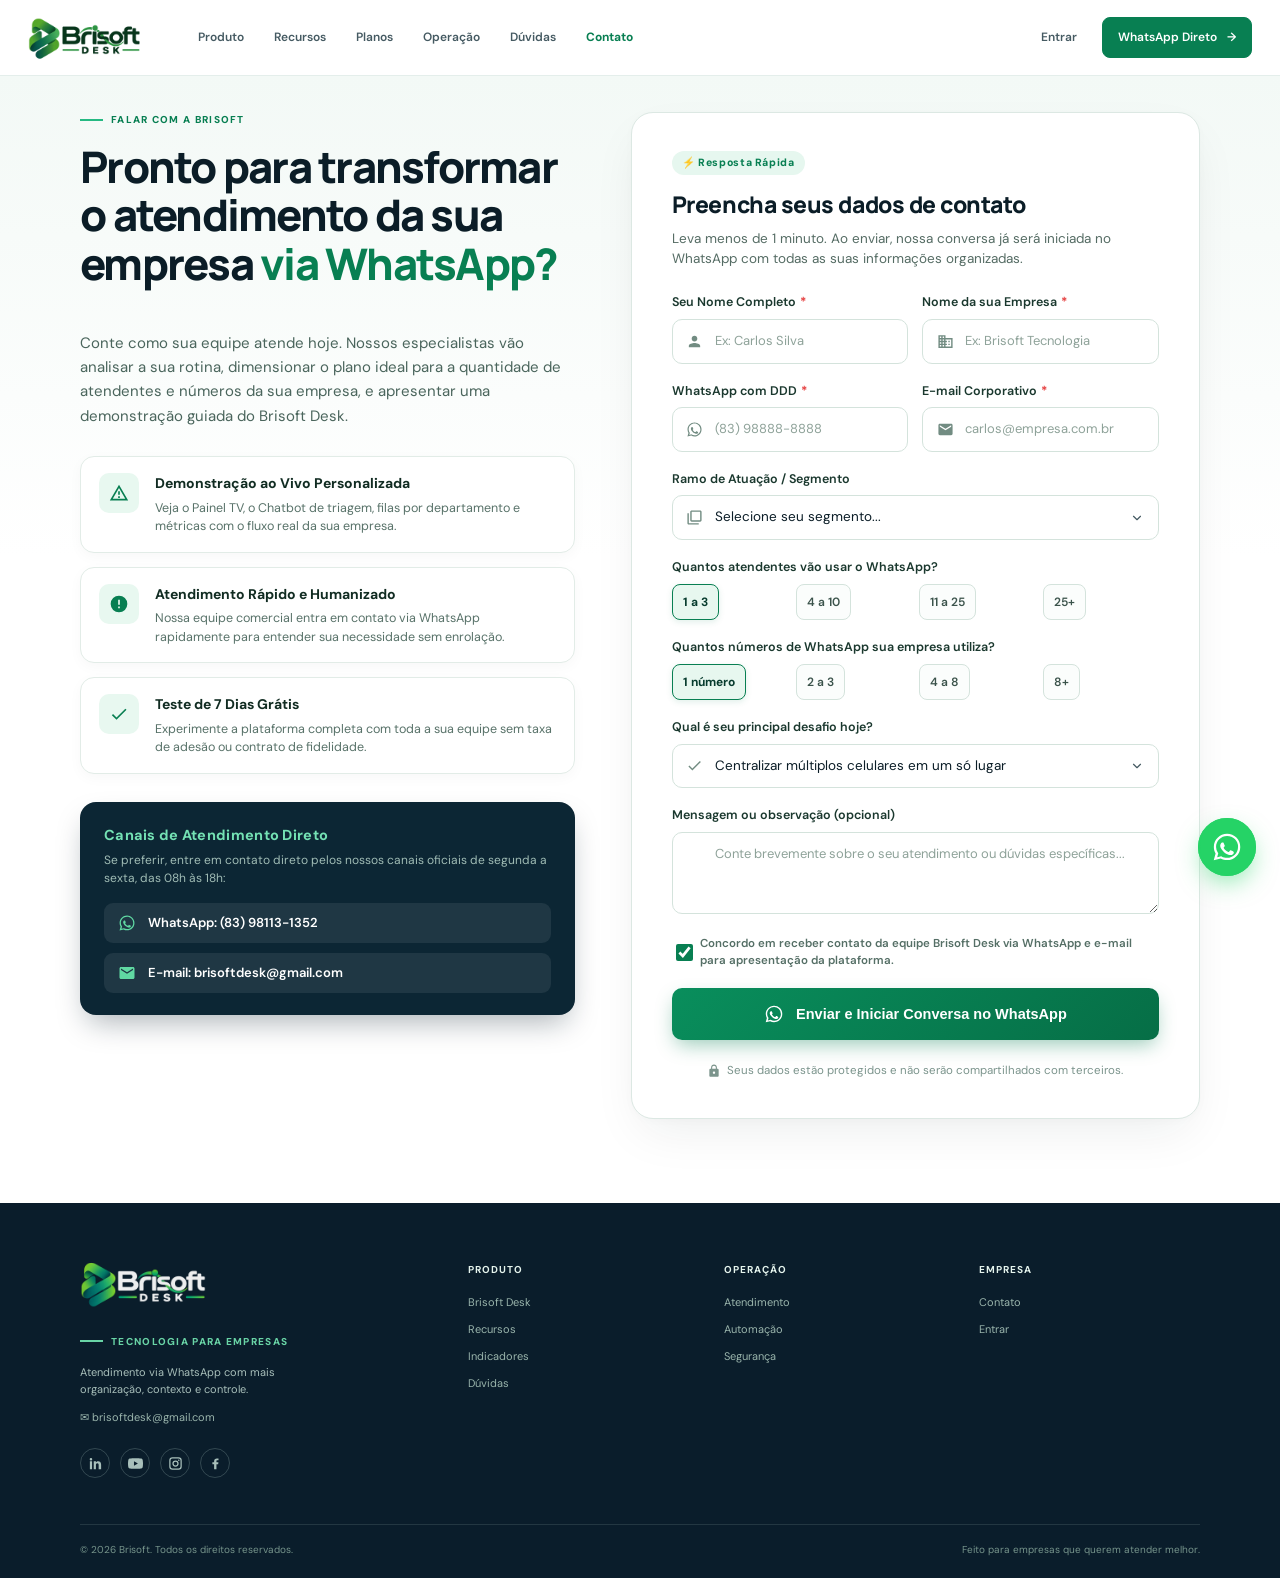
<file: contato.html>
<!doctype html>
<html lang="pt-BR">
  <head>
    <meta charset="UTF-8" />
    <meta name="viewport" content="width=device-width, initial-scale=1.0" />
    <meta
      name="description"
      content="Fale com a equipe Brisoft Desk. Preencha seus dados para receber atendimento personalizado, demonstração guiada e tirar dúvidas sobre a central de WhatsApp."
    />
    <title>Falar com a Brisoft | Central de Atendimento Brisoft Desk</title>
    <link rel="icon" type="image/png" href="assets/images/icon.png" />

    <!-- Open Graph / WhatsApp / Facebook / LinkedIn -->
    <meta property="og:type" content="website" />
    <meta property="og:locale" content="pt_BR" />
    <meta property="og:site_name" content="Brisoft Desk" />
    <meta property="og:title" content="Falar com a Brisoft | Demonstração e Orçamento Brisoft Desk" />
    <meta
      property="og:description"
      content="Preencha os dados da sua empresa e converse com um especialista Brisoft Desk sobre como organizar seu atendimento no WhatsApp."
    />
    <meta property="og:url" content="https://desk.brisoft.com.br/contato.html" />
    <meta property="og:image" content="assets/images/logo_tema_claro.png" />

    <!-- Google Fonts -->
    <link rel="preconnect" href="https://fonts.googleapis.com" />
    <link rel="preconnect" href="https://fonts.gstatic.com" crossorigin />
    <link
      href="https://fonts.googleapis.com/css2?family=DM+Sans:wght@400;500;600;700&family=Manrope:wght@700;800&display=swap"
      rel="stylesheet"
    />

    <!-- Estilos -->
    <link rel="stylesheet" href="assets/css/styles.css" />
    <link rel="stylesheet" href="assets/css/contact.css" />
  </head>
  <body>
    <!-- Cabeçalho -->
    <header class="site-header">
      <a class="brand" href="index.html#inicio" aria-label="Brisoft Desk início">
        <img src="assets/images/logo_tema_claro.png" alt="Brisoft Desk" />
      </a>
      <button class="menu-toggle" aria-label="Abrir menu" aria-expanded="false">
        <span></span><span></span>
      </button>
      <nav class="main-nav" aria-label="Navegação principal">
        <a href="index.html#produto">Produto</a>
        <a href="index.html#recursos">Recursos</a>
        <a href="index.html#planos">Planos</a>
        <a href="index.html#operacao">Operação</a>
        <a href="index.html#faq">Dúvidas</a>
        <a href="contato.html" style="color: var(--green); font-weight: 700;">Contato</a>
        <div class="nav-mobile-actions">
          <a class="button button-small" href="/login">Entrar na plataforma <span>→</span></a>
          <a class="button button-outline" href="https://wa.me/5583981131352?text=Ol%C3%A1%21%20Gostaria%20de%20falar%20com%20a%20equipe%20da%20Brisoft." target="_blank" rel="noopener noreferrer">WhatsApp Direto</a>
        </div>
      </nav>
      <div class="header-actions">
        <a class="login-link" href="/login">Entrar</a>
        <a
          class="button button-small"
          href="https://wa.me/5583981131352?text=Ol%C3%A1%21%20Gostaria%20de%20falar%20com%20a%20equipe%20da%20Brisoft."
          target="_blank"
          rel="noopener noreferrer"
        >
          WhatsApp Direto <span>→</span>
        </a>
      </div>
    </header>

    <main class="contact-page-wrapper">
      <div class="section-shell contact-grid-layout">
        <!-- Coluna da Esquerda: Informações e Argumentos -->
        <section class="contact-info-panel reveal visible">
          <div>
            <p class="eyebrow">
              <span></span> FALAR COM A BRISOFT
            </p>
            <h1 class="contact-hero-title">
              Pronto para transformar o atendimento da sua empresa <em>via WhatsApp?</em>
            </h1>
          </div>

          <p class="contact-hero-desc">
            Conte como sua equipe atende hoje. Nossos especialistas vão analisar a sua rotina, dimensionar o plano ideal para a quantidade de atendentes e números da sua empresa, e apresentar uma demonstração guiada do Brisoft Desk.
          </p>

          <!-- Diferenciais -->
          <div class="contact-benefits">
            <article class="benefit-item">
              <div class="benefit-icon" aria-hidden="true">
                <svg viewBox="0 0 24 24">
                  <path d="M12 2L1 21h22L12 2zm0 3.99L19.53 19H4.47L12 5.99zM11 16h2v2h-2zm0-6h2v4h-2z"/>
                </svg>
              </div>
              <div class="benefit-content">
                <h4>Demonstração ao Vivo Personalizada</h4>
                <p>Veja o Painel TV, o Chatbot de triagem, filas por departamento e métricas com o fluxo real da sua empresa.</p>
              </div>
            </article>

            <article class="benefit-item">
              <div class="benefit-icon" aria-hidden="true">
                <svg viewBox="0 0 24 24">
                  <path d="M12 2a10 10 0 1 0 10 10A10 10 0 0 0 12 2zm1 15h-2v-2h2zm0-4h-2V7h2z"/>
                </svg>
              </div>
              <div class="benefit-content">
                <h4>Atendimento Rápido e Humanizado</h4>
                <p>Nossa equipe comercial entra em contato via WhatsApp rapidamente para entender sua necessidade sem enrolação.</p>
              </div>
            </article>

            <article class="benefit-item">
              <div class="benefit-icon" aria-hidden="true">
                <svg viewBox="0 0 24 24">
                  <path d="M9 16.17L4.83 12l-1.42 1.41L9 19 21 7l-1.41-1.41z"/>
                </svg>
              </div>
              <div class="benefit-content">
                <h4>Teste de 7 Dias Grátis</h4>
                <p>Experimente a plataforma completa com toda a sua equipe sem taxa de adesão ou contrato de fidelidade.</p>
              </div>
            </article>
          </div>

          <!-- Canais Diretos -->
          <aside class="direct-channels-card">
            <h4>Canais de Atendimento Direto</h4>
            <p>Se preferir, entre em contato direto pelos nossos canais oficiais de segunda a sexta, das 08h às 18h:</p>
            <div class="direct-channels-list">
              <a
                class="direct-channel-item"
                href="https://wa.me/5583981131352?text=Ol%C3%A1%21%20Gostaria%20de%20falar%20com%20um%20consultor%20Brisoft."
                target="_blank"
                rel="noopener noreferrer"
              >
                <svg viewBox="0 0 24 24" aria-hidden="true">
                  <path d="M12.04 2c-5.46 0-9.91 4.45-9.91 9.91 0 1.75.46 3.45 1.32 4.95L2.05 22l5.25-1.38c1.45.79 3.08 1.21 4.74 1.21 5.46 0 9.91-4.45 9.91-9.91 0-2.65-1.03-5.14-2.9-7.01A9.816 9.816 0 0 0 12.04 2zm.01 1.67c2.2 0 4.26.86 5.82 2.42a8.18 8.18 0 0 1 2.41 5.82c0 4.54-3.7 8.24-8.24 8.24-1.44 0-2.85-.38-4.08-1.1l-.29-.17-3.03.8 0.81-2.95-.19-.3A8.16 8.16 0 0 1 3.8 11.91c0-4.54 3.7-8.24 8.25-8.24zm4.52 11.66c-.25-.13-1.47-.72-1.7-.81-.23-.08-.39-.13-.56.13-.17.25-.64.81-.79.97-.14.17-.29.19-.54.06-.25-.13-1.06-.39-2.02-1.25-.75-.67-1.25-1.49-1.4-1.74-.14-.25-.02-.39.11-.51.11-.11.25-.29.37-.43.13-.15.17-.25.25-.42.08-.17.04-.32-.02-.45-.06-.13-.56-1.35-.77-1.85-.2-.49-.41-.42-.56-.43h-.48c-.17 0-.44.06-.67.31-.23.25-.88.86-.88 2.1 0 1.24.9 2.44 1.03 2.61.13.17 1.77 2.7 4.29 3.79.6.26 1.07.41 1.44.53.6.19 1.15.16 1.58.1.48-.07 1.47-.6 1.68-1.18.21-.58.21-1.08.15-1.18-.06-.1-.23-.17-.48-.29z"/>
                </svg>
                <span>WhatsApp: (83) 98113-1352</span>
              </a>
              <a class="direct-channel-item" href="mailto:brisoftdesk@gmail.com">
                <svg viewBox="0 0 24 24" aria-hidden="true">
                  <path d="M20 4H4c-1.1 0-1.99.9-1.99 2L2 18c0 1.1.9 2 2 2h16c1.1 0 2-.9 2-2V6c0-1.1-.9-2-2-2zm0 4l-8 5-8-5V6l8 5 8-5v2z"/>
                </svg>
                <span>E-mail: brisoftdesk@gmail.com</span>
              </a>
            </div>
          </aside>
        </section>

        <!-- Coluna da Direita: Formulário Completo de Lead -->
        <section class="contact-form-container reveal visible">
          <span class="form-header-badge">⚡ Resposta Rápida</span>
          <h3>Preencha seus dados de contato</h3>
          <p>Leva menos de 1 minuto. Ao enviar, nossa conversa já será iniciada no WhatsApp com todas as suas informações organizadas.</p>

          <form class="contact-form" id="page-contact-form" novalidate>
            <!-- Nome e Empresa -->
            <div class="form-row">
              <div class="form-group">
                <label for="contact-name">Seu Nome Completo <span class="req">*</span></label>
                <div class="input-wrapper">
                  <span class="input-icon" aria-hidden="true">
                    <svg viewBox="0 0 24 24"><path d="M12 12c2.21 0 4-1.79 4-4s-1.79-4-4-4-4 1.79-4 4 1.79 4 4 4zm0 2c-2.67 0-8 1.34-8 4v2h16v-2c0-2.66-5.33-4-8-4z"/></svg>
                  </span>
                  <input
                    type="text"
                    id="contact-name"
                    name="name"
                    class="form-control"
                    placeholder="Ex: Carlos Silva"
                    required
                    autocomplete="name"
                  />
                </div>
                <span class="form-error">Por favor, informe seu nome.</span>
              </div>

              <div class="form-group">
                <label for="contact-company">Nome da sua Empresa <span class="req">*</span></label>
                <div class="input-wrapper">
                  <span class="input-icon" aria-hidden="true">
                    <svg viewBox="0 0 24 24"><path d="M12 7V3H2v18h20V7H12zM6 19H4v-2h2v2zm0-4H4v-2h2v2zm0-4H4V9h2v2zm0-4H4V5h2v2zm4 12H8v-2h2v2zm0-4H8v-2h2v2zm0-4H8V9h2v2zm0-4H8V5h2v2zm10 12h-8v-2h2v-2h-2v-2h2v-2h-2V9h8v10zm-2-8h-2v2h2v-2zm0 4h-2v2h2v-2z"/></svg>
                  </span>
                  <input
                    type="text"
                    id="contact-company"
                    name="company"
                    class="form-control"
                    placeholder="Ex: Brisoft Tecnologia"
                    required
                    autocomplete="organization"
                  />
                </div>
                <span class="form-error">Por favor, informe a empresa.</span>
              </div>
            </div>

            <!-- WhatsApp e E-mail -->
            <div class="form-row">
              <div class="form-group">
                <label for="contact-phone">WhatsApp com DDD <span class="req">*</span></label>
                <div class="input-wrapper">
                  <span class="input-icon" aria-hidden="true">
                    <svg viewBox="0 0 24 24"><path d="M12.04 2c-5.46 0-9.91 4.45-9.91 9.91 0 1.75.46 3.45 1.32 4.95L2.05 22l5.25-1.38c1.45.79 3.08 1.21 4.74 1.21 5.46 0 9.91-4.45 9.91-9.91 0-2.65-1.03-5.14-2.9-7.01A9.816 9.816 0 0 0 12.04 2zm.01 1.67c2.2 0 4.26.86 5.82 2.42a8.18 8.18 0 0 1 2.41 5.82c0 4.54-3.7 8.24-8.24 8.24-1.44 0-2.85-.38-4.08-1.1l-.29-.17-3.03.8 0.81-2.95-.19-.3A8.16 8.16 0 0 1 3.8 11.91c0-4.54 3.7-8.24 8.25-8.24zm4.52 11.66c-.25-.13-1.47-.72-1.7-.81-.23-.08-.39-.13-.56.13-.17.25-.64.81-.79.97-.14.17-.29.19-.54.06-.25-.13-1.06-.39-2.02-1.25-.75-.67-1.25-1.49-1.4-1.74-.14-.25-.02-.39.11-.51.11-.11.25-.29.37-.43.13-.15.17-.25.25-.42.08-.17.04-.32-.02-.45-.06-.13-.56-1.35-.77-1.85-.2-.49-.41-.42-.56-.43h-.48c-.17 0-.44.06-.67.31-.23.25-.88.86-.88 2.1 0 1.24.9 2.44 1.03 2.61.13.17 1.77 2.7 4.29 3.79.6.26 1.07.41 1.44.53.6.19 1.15.16 1.58.1.48-.07 1.47-.6 1.68-1.18.21-.58.21-1.08.15-1.18-.06-.1-.23-.17-.48-.29z"/></svg>
                  </span>
                  <input
                    type="tel"
                    id="contact-phone"
                    name="phone"
                    class="form-control"
                    placeholder="(83) 98888-8888"
                    required
                    autocomplete="tel"
                  />
                </div>
                <span class="form-error">Informe um WhatsApp válido com DDD.</span>
              </div>

              <div class="form-group">
                <label for="contact-email">E-mail Corporativo <span class="req">*</span></label>
                <div class="input-wrapper">
                  <span class="input-icon" aria-hidden="true">
                    <svg viewBox="0 0 24 24"><path d="M20 4H4c-1.1 0-1.99.9-1.99 2L2 18c0 1.1.9 2 2 2h16c1.1 0 2-.9 2-2V6c0-1.1-.9-2-2-2zm0 4l-8 5-8-5V6l8 5 8-5v2z"/></svg>
                  </span>
                  <input
                    type="email"
                    id="contact-email"
                    name="email"
                    class="form-control"
                    placeholder="carlos@empresa.com.br"
                    required
                    autocomplete="email"
                  />
                </div>
                <span class="form-error">Informe um e-mail válido.</span>
              </div>
            </div>

            <!-- Segmento / Ramo -->
            <div class="form-group">
              <label for="contact-segment">Ramo de Atuação / Segmento</label>
              <div class="input-wrapper">
                <span class="input-icon" aria-hidden="true">
                  <svg viewBox="0 0 24 24"><path d="M4 6H2v14c0 1.1.9 2 2 2h14v-2H4V6zm16-4H8c-1.1 0-2 .9-2 2v12c0 1.1.9 2 2 2h12c1.1 0 2-.9 2-2V4c0-1.1-.9-2-2-2zm0 14H8V4h12v12z"/></svg>
                </span>
                <select id="contact-segment" name="segment" class="form-control">
                  <option value="" selected>Selecione seu segmento...</option>
                  <option value="Varejo / Loja / E-commerce">Varejo / Loja / E-commerce</option>
                  <option value="Serviços / Consultoria">Serviços / Consultoria</option>
                  <option value="Clínica / Saúde / Odontologia">Clínica / Saúde / Odontologia</option>
                  <option value="Financeiro / Cobrança / Correspondente">Financeiro / Cobrança / Correspondente</option>
                  <option value="Imobiliária / Construção">Imobiliária / Construção</option>
                  <option value="Provedor de Internet / Telecom">Provedor de Internet / Telecom</option>
                  <option value="Educação / Cursos / Escolas">Educação / Cursos / Escolas</option>
                  <option value="Tecnologia / Software">Tecnologia / Software</option>
                  <option value="Outro segmento">Outro segmento</option>
                </select>
              </div>
            </div>

            <!-- Quantos atendentes -->
            <div class="form-group">
              <label>Quantos atendentes vão usar o WhatsApp?</label>
              <div class="chip-grid">
                <label class="chip-option">
                  <input type="radio" name="agents" value="1 a 3 atendentes" checked />
                  <span class="chip-label">1 a 3</span>
                </label>
                <label class="chip-option">
                  <input type="radio" name="agents" value="4 a 10 atendentes" />
                  <span class="chip-label">4 a 10</span>
                </label>
                <label class="chip-option">
                  <input type="radio" name="agents" value="11 a 25 atendentes" />
                  <span class="chip-label">11 a 25</span>
                </label>
                <label class="chip-option">
                  <input type="radio" name="agents" value="Mais de 25 atendentes" />
                  <span class="chip-label">25+</span>
                </label>
              </div>
            </div>

            <!-- Quantos números de WhatsApp -->
            <div class="form-group">
              <label>Quantos números de WhatsApp sua empresa utiliza?</label>
              <div class="chip-grid">
                <label class="chip-option">
                  <input type="radio" name="whatsapp_qty" value="1 número" checked />
                  <span class="chip-label">1 número</span>
                </label>
                <label class="chip-option">
                  <input type="radio" name="whatsapp_qty" value="2 a 3 números" />
                  <span class="chip-label">2 a 3</span>
                </label>
                <label class="chip-option">
                  <input type="radio" name="whatsapp_qty" value="4 a 8 números" />
                  <span class="chip-label">4 a 8</span>
                </label>
                <label class="chip-option">
                  <input type="radio" name="whatsapp_qty" value="Mais de 8 números" />
                  <span class="chip-label">8+</span>
                </label>
              </div>
            </div>

            <!-- Principal desafio / objetivo -->
            <div class="form-group">
              <label for="contact-challenge">Qual é seu principal desafio hoje?</label>
              <div class="input-wrapper">
                <span class="input-icon" aria-hidden="true">
                  <svg viewBox="0 0 24 24"><path d="M9 16.2L4.8 12l-1.4 1.4L9 19 21 7l-1.4-1.4L9 16.2z"/></svg>
                </span>
                <select id="contact-challenge" name="challenge" class="form-control">
                  <option value="Centralizar múltiplos celulares em um só lugar" selected>Centralizar múltiplos celulares em um só lugar</option>
                  <option value="Organizar filas e departamentos (Comercial, Suporte...)">Organizar filas e departamentos (Comercial, Suporte...)</option>
                  <option value="Automatizar triagem e capturar nome com Chatbot">Automatizar triagem e capturar nome com Chatbot</option>
                  <option value="Acompanhar métricas de TME, TMA e Painel TV">Acompanhar métricas de TME, TMA e Painel TV</option>
                  <option value="Avaliação de satisfação CSAT dos clientes">Avaliação de satisfação CSAT dos clientes</option>
                  <option value="Outro objetivo">Outro objetivo</option>
                </select>
              </div>
            </div>

            <!-- Mensagem opcional -->
            <div class="form-group">
              <label for="contact-message">Mensagem ou observação (opcional)</label>
              <textarea
                id="contact-message"
                name="message"
                class="form-control"
                placeholder="Conte brevemente sobre o seu atendimento ou dúvidas específicas..."
                rows="3"
              ></textarea>
            </div>

            <!-- Consentimento -->
            <div class="form-group">
              <label class="form-consent">
                <input type="checkbox" name="consent" checked required />
                <span>Concordo em receber contato da equipe Brisoft Desk via WhatsApp e e-mail para apresentação da plataforma.</span>
              </label>
              <span class="form-error">Você precisa concordar para prosseguirmos com o atendimento.</span>
            </div>

            <!-- Botão de Envio -->
            <button type="submit" class="btn-submit-lead" id="btn-submit-contact">
              <span class="spinner" aria-hidden="true"></span>
              <svg viewBox="0 0 24 24" aria-hidden="true">
                <path d="M12.04 2c-5.46 0-9.91 4.45-9.91 9.91 0 1.75.46 3.45 1.32 4.95L2.05 22l5.25-1.38c1.45.79 3.08 1.21 4.74 1.21 5.46 0 9.91-4.45 9.91-9.91 0-2.65-1.03-5.14-2.9-7.01A9.816 9.816 0 0 0 12.04 2zm.01 1.67c2.2 0 4.26.86 5.82 2.42a8.18 8.18 0 0 1 2.41 5.82c0 4.54-3.7 8.24-8.24 8.24-1.44 0-2.85-.38-4.08-1.1l-.29-.17-3.03.8 0.81-2.95-.19-.3A8.16 8.16 0 0 1 3.8 11.91c0-4.54 3.7-8.24 8.25-8.24zm4.52 11.66c-.25-.13-1.47-.72-1.7-.81-.23-.08-.39-.13-.56.13-.17.25-.64.81-.79.97-.14.17-.29.19-.54.06-.25-.13-1.06-.39-2.02-1.25-.75-.67-1.25-1.49-1.4-1.74-.14-.25-.02-.39.11-.51.11-.11.25-.29.37-.43.13-.15.17-.25.25-.42.08-.17.04-.32-.02-.45-.06-.13-.56-1.35-.77-1.85-.2-.49-.41-.42-.56-.43h-.48c-.17 0-.44.06-.67.31-.23.25-.88.86-.88 2.1 0 1.24.9 2.44 1.03 2.61.13.17 1.77 2.7 4.29 3.79.6.26 1.07.41 1.44.53.6.19 1.15.16 1.58.1.48-.07 1.47-.6 1.68-1.18.21-.58.21-1.08.15-1.18-.06-.1-.23-.17-.48-.29z"/>
              </svg>
              <span class="btn-text">Enviar e Iniciar Conversa no WhatsApp</span>
            </button>

            <div class="form-privacy-note">
              <svg viewBox="0 0 24 24"><path d="M18 8h-1V6c0-2.76-2.24-5-5-5S7 3.24 7 6v2H6c-1.1 0-2 .9-2 2v10c0 1.1.9 2 2 2h12c1.1 0 2-.9 2-2V10c0-1.1-.9-2-2-2zm-6 9c-1.1 0-2-.9-2-2s.9-2 2-2 2 .9 2 2-.9 2-2 2zm3.1-9H8.9V6c0-1.71 1.39-3.1 3.1-3.1 1.71 0 3.1 1.39 3.1 3.1v2z"/></svg>
              <span>Seus dados estão protegidos e não serão compartilhados com terceiros.</span>
            </div>
          </form>

          <!-- Card de Sucesso -->
          <div class="form-success-card" id="page-success-card">
            <div class="success-icon-wrap">
              <svg viewBox="0 0 24 24"><path d="M20 6L9 17l-5-5"/></svg>
            </div>
            <h3>Dados enviados com sucesso!</h3>
            <p>Sua solicitação foi registrada. Estamos conectando você diretamente com a nossa equipe no WhatsApp.</p>
            <div class="success-data-summary"></div>
            <div class="success-actions">
              <a href="#" class="btn-open-wa" target="_blank" rel="noopener noreferrer">
                <svg viewBox="0 0 24 24"><path d="M12.04 2c-5.46 0-9.91 4.45-9.91 9.91 0 1.75.46 3.45 1.32 4.95L2.05 22l5.25-1.38c1.45.79 3.08 1.21 4.74 1.21 5.46 0 9.91-4.45 9.91-9.91 0-2.65-1.03-5.14-2.9-7.01A9.816 9.816 0 0 0 12.04 2zm.01 1.67c2.2 0 4.26.86 5.82 2.42a8.18 8.18 0 0 1 2.41 5.82c0 4.54-3.7 8.24-8.24 8.24-1.44 0-2.85-.38-4.08-1.1l-.29-.17-3.03.8 0.81-2.95-.19-.3A8.16 8.16 0 0 1 3.8 11.91c0-4.54 3.7-8.24 8.25-8.24zm4.52 11.66c-.25-.13-1.47-.72-1.7-.81-.23-.08-.39-.13-.56.13-.17.25-.64.81-.79.97-.14.17-.29.19-.54.06-.25-.13-1.06-.39-2.02-1.25-.75-.67-1.25-1.49-1.4-1.74-.14-.25-.02-.39.11-.51.11-.11.25-.29.37-.43.13-.15.17-.25.25-.42.08-.17.04-.32-.02-.45-.06-.13-.56-1.35-.77-1.85-.2-.49-.41-.42-.56-.43h-.48c-.17 0-.44.06-.67.31-.23.25-.88.86-.88 2.1 0 1.24.9 2.44 1.03 2.61.13.17 1.77 2.7 4.29 3.79.6.26 1.07.41 1.44.53.6.19 1.15.16 1.58.1.48-.07 1.47-.6 1.68-1.18.21-.58.21-1.08.15-1.18-.06-.1-.23-.17-.48-.29z"/></svg>
                <span>Abrir WhatsApp da Brisoft Agora</span>
              </a>
              <button type="button" class="btn-reset-form">Enviar outra mensagem ou corrigir dados</button>
            </div>
          </div>
        </section>
      </div>
    </main>

    <!-- Rodapé -->
    <footer class="site-footer">
      <div class="footer-grid section-shell">
        <div class="footer-brand">
          <a class="brand" href="index.html#inicio">
            <img src="assets/images/logo_tema_escuro.png" alt="Brisoft Desk" />
          </a>
          <p class="eyebrow"><span></span> TECNOLOGIA PARA EMPRESAS</p>
          <p>
            Atendimento via WhatsApp com mais organização, contexto e controle.
          </p>
          <a href="mailto:brisoftdesk@gmail.com">✉ brisoftdesk@gmail.com</a>
          <div class="social-links" aria-label="Redes sociais da Brisoft">
            <a
              href="https://www.linkedin.com/company/brisoft/"
              target="_blank"
              rel="noopener noreferrer"
              aria-label="LinkedIn"
            >
              <svg viewBox="0 0 24 24" aria-hidden="true">
                <path d="M6.5 8.5H3V21h3.5V8.5ZM4.75 3A2.05 2.05 0 1 0 4.75 7.1 2.05 2.05 0 0 0 4.75 3ZM21 13.84c0-3.76-2-5.51-4.66-5.51-2.15 0-3.12 1.18-3.66 2.01V8.5H9.17V21h3.51v-6.19c0-1.63.3-3.2 2.33-3.2 2 0 2.03 1.86 2.03 3.31V21H21v-7.16Z"/>
              </svg>
            </a>
            <a
              href="https://www.youtube.com/@brisoft"
              target="_blank"
              rel="noopener noreferrer"
              aria-label="YouTube"
            >
              <svg viewBox="0 0 24 24" aria-hidden="true">
                <path d="M23.5 6.2a3.04 3.04 0 0 0-2.14-2.15C19.47 3.5 12 3.5 12 3.5s-7.47 0-9.36.55A3.04 3.04 0 0 0 .5 6.2 31.5 31.5 0 0 0 0 12a31.5 31.5 0 0 0 .5 5.8 3.04 3.04 0 0 0 2.14 2.15c1.89.55 9.36.55 9.36.55s7.47 0 9.36-.55a3.04 3.04 0 0 0 2.14-2.15A31.5 31.5 0 0 0 24 12a31.5 31.5 0 0 0-.5-5.8ZM9.55 15.56V8.44L15.82 12l-6.27 3.56Z"/>
              </svg>
            </a>
            <a
              href="https://www.instagram.com/brisoft/"
              target="_blank"
              rel="noopener noreferrer"
              aria-label="Instagram"
            >
              <svg viewBox="0 0 24 24" aria-hidden="true">
                <path d="M7.2 2h9.6A5.2 5.2 0 0 1 22 7.2v9.6a5.2 5.2 0 0 1-5.2 5.2H7.2A5.2 5.2 0 0 1 2 16.8V7.2A5.2 5.2 0 0 1 7.2 2Zm-.23 2A3.2 3.2 0 0 0 4 7.2v9.6A3.2 3.2 0 0 0 7.2 20h9.6a3.2 3.2 0 0 0 3.2-3.2V7.2A3.2 3.2 0 0 0 16.8 4H6.97Zm10.28 1.5a1.25 1.25 0 1 1 0 2.5 1.25 1.25 0 0 1 0-2.5ZM12 7a5 5 0 1 1 0 10 5 5 0 0 1 0-10Zm0 2a3 3 0 1 0 0 6 3 3 0 0 0 0-6Z"/>
              </svg>
            </a>
            <a
              href="https://www.facebook.com/brisoft/"
              target="_blank"
              rel="noopener noreferrer"
              aria-label="Facebook"
            >
              <svg viewBox="0 0 24 24" aria-hidden="true">
                <path d="M13.5 21v-8h2.75l.4-3h-3.15V8.08c0-.87.24-1.46 1.5-1.46h1.8V3.94c-.31-.04-1.38-.14-2.63-.14-2.6 0-4.38 1.59-4.38 4.5V10H7v3h2.79v8h3.71Z"/>
              </svg>
            </a>
          </div>
        </div>
        <div>
          <h4>PRODUTO</h4>
          <a href="index.html#produto">Brisoft Desk</a>
          <a href="index.html#recursos">Recursos</a>
          <a href="index.html#operacao">Indicadores</a>
          <a href="index.html#faq">Dúvidas</a>
        </div>
        <div>
          <h4>OPERAÇÃO</h4>
          <a href="index.html#recursos">Atendimento</a>
          <a href="index.html#recursos">Automação</a>
          <a href="index.html#seguranca">Segurança</a>
        </div>
        <div>
          <h4>EMPRESA</h4>
          <a href="contato.html">Contato</a>
          <a href="/login">Entrar</a>
        </div>
      </div>
      <div class="footer-bottom section-shell">
        © 2026 Brisoft. Todos os direitos reservados.
        <span>Feito para empresas que querem atender melhor.</span>
      </div>
    </footer>

    <!-- Botão Flutuante de WhatsApp -->
    <a
      href="https://wa.me/5583981131352?text=Ol%C3%A1%21%20Gostaria%20de%20saber%20mais%20sobre%20o%20Brisoft%20Desk."
      class="whatsapp-float"
      target="_blank"
      rel="noopener noreferrer"
      aria-label="Falar pelo WhatsApp com a Brisoft"
      title="Falar pelo WhatsApp"
    >
      <span class="whatsapp-pulse"></span>
      <span class="whatsapp-tooltip">Falar no WhatsApp</span>
      <svg viewBox="0 0 24 24" aria-hidden="true">
        <path d="M12.04 2c-5.46 0-9.91 4.45-9.91 9.91 0 1.75.46 3.45 1.32 4.95L2.05 22l5.25-1.38c1.45.79 3.08 1.21 4.74 1.21 5.46 0 9.91-4.45 9.91-9.91 0-2.65-1.03-5.14-2.9-7.01A9.816 9.816 0 0 0 12.04 2zm.01 1.67c2.2 0 4.26.86 5.82 2.42a8.18 8.18 0 0 1 2.41 5.82c0 4.54-3.7 8.24-8.24 8.24-1.44 0-2.85-.38-4.08-1.1l-.29-.17-3.03.8 0.81-2.95-.19-.3A8.16 8.16 0 0 1 3.8 11.91c0-4.54 3.7-8.24 8.25-8.24zm4.52 11.66c-.25-.13-1.47-.72-1.7-.81-.23-.08-.39-.13-.56.13-.17.25-.64.81-.79.97-.14.17-.29.19-.54.06-.25-.13-1.06-.39-2.02-1.25-.75-.67-1.25-1.49-1.4-1.74-.14-.25-.02-.39.11-.51.11-.11.25-.29.37-.43.13-.15.17-.25.25-.42.08-.17.04-.32-.02-.45-.06-.13-.56-1.35-.77-1.85-.2-.49-.41-.42-.56-.43h-.48c-.17 0-.44.06-.67.31-.23.25-.88.86-.88 2.1 0 1.24.9 2.44 1.03 2.61.13.17 1.77 2.7 4.29 3.79.6.26 1.07.41 1.44.53.6.19 1.15.16 1.58.1.48-.07 1.47-.6 1.68-1.18.21-.58.21-1.08.15-1.18-.06-.1-.23-.17-.48-.29z"/>
      </svg>
    </a>

    <!-- Scripts -->
    <script src="assets/js/script.js"></script>
    <script src="assets/js/contact.js"></script>
  </body>
</html>
</file>
<file: assets/css/styles.css>
:root {
  --green: #087f52;
  --green-dark: #063b2d;
  --green-bright: #25b982;
  --green-soft: #e7f7ef;
  --ink: #0b1d27;
  --muted: #647782;
  --line: #dce7e4;
  --pale: #f3f8f6;
  --white: #fff;
  --navy: #0a1d2b;
  --radius: 18px;
}

* {
  box-sizing: border-box;
}
html {
  scroll-behavior: smooth;
  scroll-padding-top: 86px;
}
body {
  margin: 0;
  color: var(--ink);
  background: var(--white);
  font:
    14px/1.55 "DM Sans",
    sans-serif;
  -webkit-font-smoothing: antialiased;
}
@keyframes header-drop {
  from {
    opacity: 0;
    transform: translateY(-12px);
  }
  to {
    opacity: 1;
    transform: translateY(0);
  }
}
@keyframes visual-float {
  0%,
  100% {
    transform: translateY(0);
  }
  50% {
    transform: translateY(-6px);
  }
}
@keyframes phone-float {
  0%,
  100% {
    transform: rotate(-2.5deg) translateY(0);
  }
  50% {
    transform: rotate(-2.5deg) translateY(-6px);
  }
}
@keyframes pulse-ring {
  0% {
    box-shadow: 0 0 0 0 rgba(37, 185, 130, 0.6);
  }
  70% {
    box-shadow: 0 0 0 6px rgba(37, 185, 130, 0);
  }
  100% {
    box-shadow: 0 0 0 0 rgba(37, 185, 130, 0);
  }
}
@keyframes bar-rise {
  from {
    transform: scaleY(0.25);
    transform-origin: bottom;
  }
  to {
    transform: scaleY(1);
    transform-origin: bottom;
  }
}
a {
  color: inherit;
}
.section-shell {
  width: min(1120px, calc(100% - 48px));
  margin-inline: auto;
}
.site-header {
  height: 76px;
  display: flex;
  align-items: center;
  padding: 0 max(28px, calc((100vw - 1280px) / 2));
  border-bottom: 1px solid #e4eeeb;
  background: rgba(255, 255, 255, 0.94);
  backdrop-filter: blur(12px);
  position: sticky;
  top: 0;
  z-index: 10;
  animation: header-drop 0.7s ease both;
}
.brand {
  display: flex;
  align-items: center;
  text-decoration: none;
}
.brand img {
  width: 112px;
  height: auto;
  display: block;
}
.main-nav {
  display: flex;
  gap: 30px;
  margin-left: 58px;
}
.main-nav a,
.header-actions a {
  text-decoration: none;
  color: #455a62;
  font-size: 12px;
  font-weight: 600;
}
.main-nav a:hover,
.footer-grid a:hover {
  color: var(--green);
}
.main-nav a {
  transition: color 0.2s ease, transform 0.2s ease;
}
.main-nav a:hover {
  transform: translateY(-1px);
}
.nav-mobile-actions {
  display: none;
}
.header-actions {
  margin-left: auto;
  display: flex;
  align-items: center;
  gap: 25px;
}
.header-actions .button {
  color: #fff;
}
.button {
  display: inline-flex;
  gap: 10px;
  align-items: center;
  background: var(--green);
  color: #fff;
  border: 1px solid var(--green);
  border-radius: 8px;
  padding: 13px 17px;
  font-size: 12px;
  font-weight: 700;
  text-decoration: none;
  transition:
    transform 0.2s,
    background 0.2s,
    box-shadow 0.2s;
}
.button:hover {
  transform: translateY(-2px);
  background: #056440;
  box-shadow: 0 9px 20px rgba(8, 127, 82, 0.18);
}
.button-small {
  padding: 10px 15px;
}
.button-outline {
  color: var(--ink);
  background: #fff;
  border-color: #c7d8d4;
}
.button-outline:hover {
  background: var(--pale);
}
.button-dark-outline {
  margin-left: 8px;
  color: var(--ink);
  background: transparent;
  border-color: #aec5bc;
}
.solutions {
  padding: 105px 0 95px;
}
.center-heading {
  max-width: 680px;
  margin: 0 auto 43px;
  text-align: center;
}
.eyebrow.center {
  justify-content: center;
}
.center-heading h2,
.split-heading h2,
.operation h2 {
  margin: 0;
  font-size: clamp(31px, 3.4vw, 45px);
  line-height: 1.1;
  letter-spacing: -0.05em;
}
.center-heading > p:last-child,
.split-heading > p {
  color: var(--muted);
  font-size: 14px;
}
.billing-toggle {
  display: inline-flex;
  gap: 3px;
  margin-top: 22px;
  padding: 4px;
  border: 1px solid #cfe2d9;
  border-radius: 99px;
  background: #f0f8f3;
}
.billing-toggle button {
  border: 0;
  border-radius: 99px;
  padding: 8px 13px;
  color: #5c756d;
  background: transparent;
  font:
    700 11px "DM Sans",
    sans-serif;
  cursor: pointer;
}
.billing-toggle button.active {
  color: #fff;
  background: var(--green);
  box-shadow: 0 3px 9px rgba(8, 127, 82, 0.18);
}
.billing-toggle button span {
  margin-left: 3px;
  color: var(--green);
  font-size: 9px;
}
.billing-toggle button.active span {
  color: #c9f3dd;
}
.solution-feature {
  display: grid;
  grid-template-columns: 0.8fr 0.72fr 1.3fr;
  gap: 27px;
  align-items: center;
  padding: 37px;
  border: 1px solid #d9e9e1;
  border-radius: var(--radius);
  background: linear-gradient(120deg, #f0f9f4, #fbfefd);
}
.product-tag {
  display: inline-block;
  padding: 5px 8px;
  border-radius: 99px;
  color: #16714f;
  background: #dcefe5;
  font-size: 9px;
  font-weight: 800;
}
.product-title {
  display: flex;
  align-items: center;
  gap: 10px;
  margin: 22px 0 13px;
}
.product-icon {
  display: grid;
  place-items: center;
  width: 34px;
  height: 34px;
  border-radius: 10px;
  color: #fff;
  background: var(--green);
  font-weight: 800;
}
.product-title h3 {
  margin: 0;
  font-size: 17px;
}
.product-title small {
  color: var(--muted);
  font-size: 9px;
}
.feature-copy p {
  margin: 0 0 21px;
  color: #58706a;
  font-size: 12px;
}
.feature-points {
  display: grid;
  grid-template-columns: 1fr 1fr;
  gap: 14px 11px;
  color: #41665a;
  font-size: 10px;
  font-weight: 700;
}
.feature-screen {
  min-width: 0;
}
.compact-window {
  transform: rotate(1.5deg);
}
.compact-content {
  display: grid;
  grid-template-columns: 85px 1fr;
  min-height: 210px;
}
.compact-side {
  padding: 13px 8px;
  color: #6e8980;
  background: #eef8f2;
  font-size: 8px;
}
.compact-side .product-icon {
  width: 22px;
  height: 22px;
  margin-bottom: 14px;
  font-size: 10px;
}
.compact-side p {
  margin: 10px 0;
}
.compact-main {
  padding: 20px;
}
.compact-main > strong {
  display: block;
  font-size: 13px;
}
.compact-main > small {
  color: #91a39d;
  font-size: 8px;
}
.compact-stats {
  display: grid;
  grid-template-columns: repeat(3, 1fr);
  gap: 5px;
  margin: 18px 0;
}
.compact-stats b {
  padding: 8px;
  color: #1a563e;
  border-radius: 5px;
  background: #edf8f2;
  font-size: 9px;
}
.compact-stats small {
  display: block;
  margin-top: 2px;
  color: #82968e;
  font-size: 7px;
  font-weight: 500;
}
.mini-chart {
  display: flex;
  align-items: end;
  gap: 6px;
  height: 57px;
  padding: 10px 8px 0;
  border-top: 1px solid #edf2ef;
}
.mini-chart i {
  width: 100%;
  height: 30%;
  border-radius: 3px 3px 0 0;
  background: #7bc9a5;
}
.mini-chart i:nth-child(2n) {
  height: 70%;
  background: #168b5d;
}
.button-dark-outline:hover {
  background: rgba(255, 255, 255, 0.7);
}
.menu-toggle {
  display: none;
}
.hero {
  min-height: 650px;
  display: grid;
  grid-template-columns: 0.88fr 1.12fr;
  align-items: center;
  gap: 58px;
  padding-top: 74px;
  padding-bottom: 74px;
}
.hero-copy {
  max-width: 515px;
}
.eyebrow {
  display: flex;
  align-items: center;
  gap: 8px;
  color: var(--green);
  font-size: 10px;
  font-weight: 800;
  letter-spacing: 0.13em;
  margin: 0 0 15px;
}
.eyebrow span {
  display: inline-block;
  width: 23px;
  height: 2px;
  background: var(--green-bright);
}
h1,
h2,
h3,
strong {
  font-family: Manrope, sans-serif;
}
h1 {
  font-size: clamp(40px, 4.1vw, 62px);
  line-height: 1.02;
  letter-spacing: -0.055em;
  margin: 0;
  max-width: 650px;
}
h1 em,
h2 em {
  color: var(--green);
  font-style: normal;
}
.hero-text {
  color: var(--muted);
  font-size: 16px;
  line-height: 1.7;
  max-width: 490px;
  margin: 24px 0 28px;
}
.hero-actions {
  display: flex;
  flex-wrap: wrap;
  gap: 10px;
}
.proof-list {
  display: flex;
  flex-wrap: wrap;
  gap: 10px 19px;
  padding: 0;
  margin: 30px 0 0;
  list-style: none;
  color: #50656b;
  font-size: 11px;
  font-weight: 700;
}
.proof-list span {
  color: var(--green);
  margin-right: 4px;
}
.hero-visual {
  position: relative;
  min-height: 520px;
}
.window {
  overflow: hidden;
  border: 1px solid #d4e5de;
  border-radius: 16px;
  background: #fff;
  box-shadow:
    0 20px 50px -10px rgba(10, 48, 38, 0.18),
    0 0 0 1px rgba(16, 185, 129, 0.05);
}
.dashboard-window {
  position: absolute;
  inset: 0 0 14px 0;
  transform: none;
  animation: visual-float 6s ease-in-out infinite;
}
.window-bar {
  height: 38px;
  display: flex;
  align-items: center;
  justify-content: space-between;
  padding: 0 14px;
  border-bottom: 1px solid #e7f0ec;
  background: #fafcfb;
}
.window-dots {
  display: flex;
  align-items: center;
  gap: 6px;
}
.window-dots i {
  width: 9px;
  height: 9px;
  border-radius: 50%;
  display: inline-block;
}
.dot-red {
  background: #ff5f56;
  border: 1px solid #e0443e;
}
.dot-yellow {
  background: #ffbd2e;
  border: 1px solid #dea123;
}
.dot-green {
  background: #27c93f;
  border: 1px solid #1aab29;
}
.window-address {
  display: inline-flex;
  align-items: center;
  gap: 6px;
  padding: 3px 14px;
  background: #eef5f2;
  border: 1px solid #dfeae5;
  border-radius: 6px;
  color: #557067;
  font-size: 9px;
  font-weight: 500;
  font-family: monospace, sans-serif;
}
.lock-icon {
  font-size: 8px;
}
.window-spacer {
  width: 39px;
  height: 9px;
}
.dashboard-layout {
  display: grid;
  grid-template-columns: 138px 182px 1fr;
  min-height: 460px;
  height: calc(100% - 38px);
}
.dashboard-sidebar {
  padding: 12px 8px 10px;
  background: #f3f9f6;
  border-right: 1px solid #e2eee8;
  display: flex;
  flex-direction: column;
}
.mini-brand {
  display: flex;
  align-items: center;
  margin: 0 0 14px;
  padding: 0 4px;
}
.mini-brand img {
  display: block;
  width: 76px;
  height: auto;
  max-width: 100%;
}
.side-item {
  display: flex;
  align-items: center;
  gap: 6px;
  min-height: 27px;
  padding: 4px 7px;
  margin-bottom: 3px;
  color: #58736b;
  border-radius: 6px;
  font-size: 8.5px;
  font-weight: 600;
  text-decoration: none;
  transition: background 0.15s, color 0.15s;
}
.side-item > span {
  white-space: nowrap;
  overflow: visible;
  font-size: 8.5px;
}
.side-icon {
  display: grid;
  width: 13px;
  height: 13px;
  flex-shrink: 0;
  place-items: center;
  color: currentColor;
}
.side-icon svg {
  width: 100%;
  height: 100%;
  fill: currentColor;
}
.side-item.active {
  color: #064030;
  background: #d7f0e4;
  font-weight: 800;
  box-shadow: 0 1px 3px rgba(6, 64, 48, 0.08);
}
.side-item:not(.active):hover {
  background: rgba(6, 64, 48, 0.05);
  color: #0b1d27;
}
.sidebar-user {
  margin-top: auto;
  margin-bottom: 4px;
  padding: 6px 7px;
  border-radius: 8px;
  background: #e6f4ed;
  border: 1px solid #d2ebde;
  display: flex;
  align-items: center;
  gap: 7px;
  box-shadow: 0 1px 3px rgba(6, 64, 48, 0.05);
}
.user-avatar-wrap {
  position: relative;
  width: 24px;
  height: 24px;
  flex-shrink: 0;
}
.user-avatar-photo {
  width: 100%;
  height: 100%;
  border-radius: 50%;
  object-fit: cover;
  border: 1.5px solid #25b982;
  display: block;
}
.user-avatar-fallback {
  width: 100%;
  height: 100%;
  border-radius: 50%;
  background: linear-gradient(135deg, #10b981, #047857);
  color: #fff;
  font-size: 8px;
  font-weight: 800;
  display: flex;
  align-items: center;
  justify-content: center;
}
.user-status-dot {
  position: absolute;
  right: -1px;
  bottom: -1px;
  width: 6px;
  height: 6px;
  border-radius: 50%;
  background: #16a34a;
  border: 1.5px solid #fff;
  box-shadow: 0 0 4px rgba(22, 163, 74, 0.4);
}
.user-info {
  min-width: 0;
  flex: 1;
}
.user-name {
  display: block;
  font-size: 8px;
  color: #15382e;
  font-weight: 800;
  white-space: nowrap;
  overflow: hidden;
  text-overflow: ellipsis;
}
.user-role {
  display: block;
  font-size: 6.5px;
  color: #087f52;
  font-weight: 600;
  line-height: 1.2;
}
.avatar {
  display: inline-block;
  width: 21px;
  height: 21px;
  border-radius: 50%;
  background: linear-gradient(135deg, #b6d4c8, #4d8874);
  flex: 0 0 auto;
}
.dashboard-main {
  padding: 15px;
  background: #fff;
}
.inbox-queue {
  min-width: 0;
  padding: 12px 10px;
  border-right: 1px solid #e5eee9;
  background: #fff;
}
.queue-heading {
  display: flex;
  align-items: center;
  justify-content: space-between;
  gap: 4px;
  color: #153229;
  font-size: 9.5px;
  font-weight: 800;
}
.queue-heading span {
  padding: 2px 6px;
  border-radius: 99px;
  color: var(--green);
  background: #e4f7ee;
  font-size: 8px;
  font-weight: 800;
}
.queue-tabs {
  display: grid;
  grid-template-columns: 1fr 0.8fr 1.25fr;
  gap: 2px;
  margin: 9px 0 8px;
  background: #edf4f1;
  padding: 2.5px;
  border-radius: 7px;
}
.tab-item {
  display: block;
  text-align: center;
  font-size: 6.5px;
  color: #688279;
  font-weight: 600;
  padding: 3.5px 2px;
  border-radius: 5px;
  white-space: nowrap;
  transition: all 0.15s;
  cursor: pointer;
}
.tab-item.tab-active {
  background: #fff;
  color: #064030;
  font-weight: 800;
  box-shadow: 0 1px 3px rgba(6, 64, 48, 0.12);
}
.client-avatar {
  width: 24px;
  height: 24px;
  border-radius: 50%;
  overflow: hidden;
  flex-shrink: 0;
  position: relative;
  box-shadow: 0 1px 3px rgba(0, 0, 0, 0.12);
  border: 1px solid #d5ece0;
}
.client-avatar img {
  width: 100%;
  height: 100%;
  object-fit: cover;
  display: block;
}
.client-avatar .avatar-fallback {
  width: 100%;
  height: 100%;
  display: flex;
  align-items: center;
  justify-content: center;
  color: #fff;
  font-size: 7.5px;
  font-weight: 800;
  letter-spacing: 0.02em;
}
.queue-search {
  overflow: hidden;
  padding: 6px 8px;
  border: 1px solid #e1ede7;
  border-radius: 6px;
  color: #7f958d;
  background: #f6faf8;
  font-size: 7.5px;
  white-space: nowrap;
}
.queue-search span {
  font-size: 8px;
  margin-right: 3px;
}
.queue-chat {
  display: flex;
  align-items: center;
  gap: 7px;
  min-width: 0;
  margin-top: 5px;
  padding: 6px 6px;
  border-radius: 7px;
  transition: background 0.15s;
}
.queue-chat.active {
  background: #edf8f2;
  box-shadow: inset 2.5px 0 var(--green);
}
.queue-chat:not(.active):hover {
  background: #f7fbf9;
}
.fake-avatar {
  display: grid;
  width: 22px;
  height: 22px;
  flex: 0 0 auto;
  place-items: center;
  border-radius: 50%;
  color: #fff;
  font-size: 7.5px;
  font-style: normal;
  font-weight: 800;
}
.avatar-a { background: linear-gradient(135deg, #0d9270, #087f52); }
.avatar-b { background: linear-gradient(135deg, #3b82f6, #1d4ed8); }
.avatar-c { background: linear-gradient(135deg, #f59e0b, #d97706); }
.avatar-d { background: linear-gradient(135deg, #8b5cf6, #6d28d9); }
.avatar-e { background: linear-gradient(135deg, #ec4899, #be185d); }
.avatar-f { background: linear-gradient(135deg, #14b8a6, #0f766e); }
.queue-chat > span {
  min-width: 0;
  flex: 1;
}
.queue-chat strong,
.queue-chat small {
  display: block;
  overflow: hidden;
  text-overflow: ellipsis;
  white-space: nowrap;
}
.queue-chat strong {
  color: #18352b;
  font-size: 8px;
  font-weight: 700;
}
.queue-chat small {
  color: #758c83;
  font-size: 6.5px;
  margin-top: 1px;
}
.queue-chat > b {
  color: #8fa59d;
  font-size: 6.5px;
  font-weight: 500;
  align-self: flex-start;
  flex: 0 0 auto;
}
.inbox-main {
  display: flex;
  min-width: 0;
  flex-direction: column;
  padding: 0;
  background: #f9fbfb;
}
.chat-contact-header {
  display: flex;
  align-items: center;
  justify-content: space-between;
  gap: 8px;
  padding: 9px 14px;
  border-bottom: 1px solid #e5eee9;
  background: #fff;
}
.chat-contact-profile {
  display: flex;
  align-items: center;
  gap: 8px;
  min-width: 0;
}
.chat-contact-profile strong {
  display: block;
  color: #16362d;
  font-size: 9px;
  font-weight: 800;
  overflow: hidden;
  text-overflow: ellipsis;
  white-space: nowrap;
}
.chat-contact-profile small {
  display: flex;
  align-items: center;
  gap: 4px;
  margin-top: 2px;
  color: var(--green);
  font-size: 7px;
  font-weight: 600;
}
.online-tag {
  display: inline-block;
  width: 5px;
  height: 5px;
  border-radius: 50%;
  background: #16a34a;
}
.chat-header-actions {
  display: flex;
  align-items: center;
  gap: 4px;
}
.chat-tool-btn {
  width: 20px;
  height: 20px;
  border-radius: 50%;
  border: 0;
  background: transparent;
  color: #55726a;
  display: grid;
  place-items: center;
  padding: 0;
  cursor: pointer;
  transition: background 0.15s, color 0.15s;
}
.chat-tool-btn svg {
  width: 12px;
  height: 12px;
  fill: currentColor;
}
.chat-tool-btn:hover {
  background: #edf5f1;
  color: #087f52;
}
.chat-date {
  text-align: center;
  margin: 10px auto 6px;
}
.chat-date span {
  padding: 3px 8px;
  border-radius: 99px;
  color: #6d857c;
  background: #eaf1ed;
  font-size: 7px;
  font-weight: 600;
}
.chat-message {
  max-width: 78%;
  margin: 4px 12px;
  padding: 8px 10px;
  border-radius: 8px;
  font-size: 8px;
  line-height: 1.45;
}
.chat-message.received {
  align-self: flex-start;
  color: #1e3b32;
  background: #fff;
  border: 1px solid #e2ece7;
  box-shadow: 0 1px 3px rgba(10, 48, 38, 0.04);
}
.chat-message.sent {
  align-self: flex-end;
  color: #fff;
  background: var(--green);
  box-shadow: 0 2px 6px rgba(8, 127, 82, 0.2);
}
.chat-message.bot {
  align-self: flex-start;
  max-width: 82%;
  color: #094736;
  background: #e9f7f1;
  border: 1px solid #caecde;
}
.bot-badge {
  font-size: 6.5px;
  font-weight: 800;
  color: #087f52;
  margin-bottom: 3px;
  display: flex;
  align-items: center;
  gap: 3px;
}
.chat-message small {
  display: block;
  margin-top: 3px;
  margin-bottom: 0;
  text-align: right;
  font-size: 6px;
  opacity: 0.75;
}
.chat-composer {
  display: flex;
  align-items: center;
  justify-content: space-between;
  margin: auto 12px 10px;
  padding: 7px 10px;
  border: 1px solid #dce8e2;
  border-radius: 7px;
  color: #8a9f97;
  background: #fff;
  font-size: 7.5px;
  box-shadow: 0 2px 6px rgba(10, 48, 38, 0.03);
}
.chat-composer b {
  color: var(--green);
  font-size: 10px;
  cursor: pointer;
}
.dash-topline {
  display: flex;
  justify-content: space-between;
  gap: 10px;
}
.dash-heading {
  min-width: 0;
}
.dash-eyebrow {
  display: block;
  margin-bottom: 3px;
  color: var(--green);
  font-size: 7px;
  font-weight: 800;
  letter-spacing: 0.08em;
}
.dash-heading strong {
  display: block;
  font-size: 14px;
  letter-spacing: -0.03em;
}
.dash-heading small {
  display: block;
  margin-top: 3px;
  color: #8a9a9a;
  font-size: 8px;
}
.dash-filters {
  display: flex;
  align-items: end;
  gap: 5px;
  flex-shrink: 0;
  color: #899b98;
  font-size: 6px;
  text-align: left;
}
.dash-filters span {
  padding: 4px 5px;
  border: 1px solid #e4ece8;
  border-radius: 4px;
  background: #fff;
}
.dash-filters b {
  color: #405951;
  font-size: 7px;
  font-weight: 600;
}
.dash-filters button {
  padding: 5px 6px;
  border: 1px solid #dce9e3;
  border-radius: 4px;
  color: var(--green);
  background: #f7fbf9;
  font-size: 7px;
  font-weight: 700;
}
.live-dot {
  padding: 4px 7px;
  color: #16734e;
  border-radius: 999px;
  background: #e1f5e9;
  font-size: 8px;
  font-weight: 800;
}
.live-dot::before {
  content: "";
  display: inline-block;
  width: 5px;
  height: 5px;
  margin-right: 4px;
  border-radius: 50%;
  background: #20b878;
}
.stat-grid {
  display: grid;
  grid-template-columns: repeat(6, 1fr);
  gap: 5px;
  margin: 10px 0 7px;
}
.stat-grid > div {
  min-width: 0;
  padding: 7px 6px;
  border: 1px solid #edf2ef;
  border-radius: 8px;
  background: #fbfdfc;
}
.stat-grid small,
.stat-grid strong,
.stat-grid b {
  display: block;
}
.stat-grid small {
  color: #899b98;
  font-size: 6px;
  white-space: nowrap;
  overflow: hidden;
  text-overflow: ellipsis;
}
.stat-grid strong {
  margin: 4px 0 2px;
  color: #18352d;
  font-size: 13px;
}
.stat-grid b {
  color: var(--green);
  font-size: 6px;
  font-weight: 500;
}
.attention-banner {
  display: flex;
  align-items: center;
  gap: 7px;
  padding: 7px 8px;
  border: 1px solid #f0dfc2;
  border-left: 3px solid #e17d00;
  border-radius: 7px;
  background: #fffaf2;
}
.attention-icon {
  display: grid;
  width: 22px;
  height: 22px;
  place-items: center;
  border-radius: 7px;
  color: #d97706;
  background: #fff0d9;
  font-size: 13px;
  font-weight: 800;
}
.attention-banner div {
  min-width: 0;
  flex: 1;
}
.attention-banner small,
.attention-banner em {
  display: block;
  color: #a28f76;
  font-size: 6px;
  font-style: normal;
}
.attention-banner strong {
  display: block;
  margin: 1px 0;
  color: #df7600;
  font-size: 10px;
}
.attention-score {
  color: #d97706;
  font-size: 15px;
  text-align: center;
}
.attention-score small {
  color: #a28f76;
  font-size: 6px;
  font-weight: 500;
}
.attention-status {
  align-self: flex-start;
  color: var(--green);
  font-size: 7px;
  font-weight: 700;
}
.chart-row {
  display: grid;
  grid-template-columns: 1.4fr 0.8fr;
  gap: 11px;
}
.chart,
.metrics {
  padding: 9px;
  border: 1px solid #edf2ef;
  border-radius: 8px;
}
.chart-title {
  color: #526b63;
  font-size: 8px;
  font-weight: 800;
}
.chart-title span {
  float: right;
  color: #a0b1aa;
  font-size: 7px;
  font-weight: 500;
}
.bars {
  height: 83px;
  display: flex;
  align-items: end;
  gap: 6px;
  padding-top: 17px;
}
.bars i {
  display: block;
  width: 100%;
  border-radius: 3px 3px 0 0;
  background: linear-gradient(#36be8b, #a8dfc5);
  animation: bar-rise 0.9s cubic-bezier(0.22, 1, 0.36, 1) both;
}
.official-chart-row {
  grid-template-columns: 1.8fr 0.8fr;
}
.official-chart-row .metrics {
  gap: 6px;
}
.official-chart-row .metrics div {
  display: flex;
  justify-content: space-between;
  margin-bottom: 3px;
}
.official-chart-row .metrics div span {
  height: auto;
  padding: 1px 4px;
  color: #687c75;
  background: #f1f5f3;
  font-size: 7px;
}
.official-chart-row .metrics strong {
  display: block;
  padding: 6px;
  border-radius: 6px;
  color: #c2410c;
  background: #fff5ed;
  font-size: 8px;
}
.official-chart-row .metrics small {
  color: #9aa9a3;
  font-size: 7px;
}
.bars i:nth-child(2) {
  animation-delay: 0.08s;
}
.bars i:nth-child(3) {
  animation-delay: 0.16s;
}
.bars i:nth-child(4) {
  animation-delay: 0.24s;
}
.bars i:nth-child(5) {
  animation-delay: 0.32s;
}
.bars i:nth-child(6) {
  animation-delay: 0.4s;
}
.bars i:nth-child(7) {
  animation-delay: 0.48s;
}
.bars i:nth-child(8) {
  animation-delay: 0.56s;
}
.bars i:nth-child(9) {
  animation-delay: 0.64s;
}
.bars i:nth-child(10) {
  animation-delay: 0.72s;
}
.metrics {
  display: flex;
  flex-direction: column;
  gap: 5px;
  color: #607871;
  font-size: 8px;
}
.metrics div {
  margin-bottom: 4px;
  color: #29473e;
  font-weight: 800;
}
.metrics small {
  display: flex;
  justify-content: space-between;
  font-size: 8px;
}
.metrics span {
  height: 5px;
  overflow: hidden;
  border-radius: 99px;
  background: #edf4f0;
}
.metrics span i {
  display: block;
  height: 100%;
  border-radius: inherit;
  background: var(--green-bright);
}
.phone-card {
  position: absolute;
  right: -24px;
  bottom: -32px;
  width: 176px;
  min-height: 318px;
  padding: 0;
  border: 3.5px solid #1e293b;
  border-radius: 28px;
  color: #111b21;
  background: #0f172a;
  box-shadow:
    0 20px 48px -10px rgba(8, 40, 30, 0.32),
    0 0 0 1px rgba(255, 255, 255, 0.12),
    inset 0 0 0 1px rgba(255, 255, 255, 0.08);
  overflow: hidden;
  transform: rotate(-2.5deg);
  animation: phone-float 6s ease-in-out 0.5s infinite;
  z-index: 5;
}
.phone-screen {
  background: #efeae2;
  display: flex;
  flex-direction: column;
  min-height: 310px;
  border-radius: 24px;
  overflow: hidden;
  position: relative;
}
.phone-status-bar {
  display: flex;
  align-items: center;
  justify-content: space-between;
  padding: 5px 10px 3px;
  background: #008069;
  color: #fff;
  font-size: 7.5px;
  font-weight: 700;
}
.phone-clock {
  font-size: 7px;
  letter-spacing: 0.02em;
}
.phone-island {
  width: 38px;
  height: 8px;
  background: #000;
  border-radius: 10px;
}
.phone-signals {
  display: flex;
  gap: 3px;
  font-size: 7px;
}
.phone-top {
  position: relative;
  display: flex;
  align-items: center;
  justify-content: space-between;
  padding: 6px 10px 8px;
  background: #008069;
  color: #fff;
  border-bottom: 1px solid rgba(0, 0, 0, 0.06);
}
.phone-contact {
  display: flex;
  align-items: center;
  gap: 6px;
  min-width: 0;
}
.phone-back {
  font-size: 14px;
  font-weight: 700;
  line-height: 1;
  color: #fff;
}
.phone-contact-avatar {
  width: 24px;
  height: 24px;
  border-radius: 50%;
  background: #fff;
  overflow: hidden;
  display: grid;
  place-items: center;
  flex-shrink: 0;
  padding: 2px;
  box-shadow: 0 1px 3px rgba(0, 0, 0, 0.15);
}
.phone-contact-avatar img {
  width: 100%;
  height: auto;
  object-fit: contain;
}
.phone-contact-info b {
  display: flex;
  align-items: center;
  gap: 3px;
  font-size: 8px;
  font-weight: 800;
  color: #fff;
  white-space: nowrap;
}
.verified-badge {
  display: inline-grid;
  place-items: center;
  width: 9px;
  height: 9px;
  background: #25d366;
  color: #fff;
  font-size: 6px;
  font-weight: 800;
  border-radius: 50%;
}
.phone-contact-info small {
  display: block;
  font-size: 6px;
  color: #c4f3de;
  font-weight: 500;
  margin-top: 1px;
}
.phone-top-actions {
  display: flex;
  align-items: center;
  gap: 6px;
  font-size: 9px;
  opacity: 0.92;
}
.phone-chat-body {
  padding: 8px;
  flex: 1;
  display: flex;
  flex-direction: column;
  gap: 6px;
  background-color: #efeae2;
  background-image: radial-gradient(rgba(0, 0, 0, 0.04) 1px, transparent 1px);
  background-size: 8px 8px;
}
.phone-date-pill {
  align-self: center;
  background: rgba(255, 255, 255, 0.9);
  color: #54656f;
  font-size: 6.5px;
  font-weight: 600;
  padding: 2px 7px;
  border-radius: 6px;
  box-shadow: 0 1px 2px rgba(0, 0, 0, 0.06);
}
.phone-bubble {
  max-width: 86%;
  padding: 6px 8px;
  border-radius: 8px;
  font-size: 7.5px;
  line-height: 1.4;
  color: #111b21;
  box-shadow: 0 1px 2px rgba(11, 20, 26, 0.1);
  position: relative;
}
.phone-bubble small {
  display: block;
  font-size: 5.5px;
  text-align: right;
  color: #667781;
  margin-top: 2px;
}
.phone-bubble.received {
  align-self: flex-start;
  background: #ffffff;
  border-top-left-radius: 2px;
}
.phone-bubble.sent {
  align-self: flex-end;
  background: #d9fdd3;
  border-top-right-radius: 2px;
}
.phone-bubble strong {
  color: #008069;
  font-weight: 700;
}
.checks {
  color: #53bdeb;
  font-weight: 800;
  margin-left: 2px;
}
.phone-notify-pill {
  align-self: center;
  margin-top: 4px;
  background: #ffeecd;
  color: #54656f;
  font-size: 6px;
  padding: 3px 8px;
  border-radius: 6px;
  text-align: center;
  border: 1px solid #f9deb0;
}
.phone-input-bar {
  display: flex;
  align-items: center;
  gap: 5px;
  padding: 6px 7px 7px;
  background: #f0f2f5;
}
.phone-input-box {
  flex: 1;
  display: flex;
  align-items: center;
  justify-content: space-between;
  padding: 4px 8px;
  background: #fff;
  border-radius: 20px;
  font-size: 7.5px;
  color: #8696a0;
  box-shadow: 0 1px 2px rgba(0, 0, 0, 0.05);
}
.phone-input-box .placeholder {
  flex: 1;
  margin: 0 5px;
  font-size: 7px;
}
.phone-mic-btn {
  width: 24px;
  height: 24px;
  border-radius: 50%;
  background: #008069;
  color: #fff;
  display: grid;
  place-items: center;
  font-size: 10px;
  flex-shrink: 0;
  box-shadow: 0 1px 3px rgba(0, 0, 0, 0.15);
}
.phone-home {
  position: absolute;
  left: 50%;
  bottom: 4px;
  width: 50px;
  height: 3px;
  border-radius: 99px;
  background: rgba(255, 255, 255, 0.5);
  transform: translateX(-50%);
  z-index: 10;
}
.trust-strip {
  border-block: 1px solid #deebe6;
  background: #f8fbfa;
}
.trust-strip .section-shell {
  display: flex;
  align-items: center;
  justify-content: space-between;
  gap: 20px;
  min-height: 76px;
  color: #71877e;
  font-size: 11px;
}
.trust-strip b {
  color: #356255;
  font-size: 11px;
}
.solutions {
  padding: 105px 0 95px;
}
.center-heading {
  max-width: 680px;
  margin: 0 auto 43px;
  text-align: center;
}
.eyebrow.center {
  justify-content: center;
}
.center-heading h2,
.split-heading h2,
.operation h2 {
  margin: 0;
  font-size: clamp(31px, 3.4vw, 45px);
  line-height: 1.1;
  letter-spacing: -0.05em;
}
.center-heading > p:last-child,
.split-heading > p {
  color: var(--muted);
  font-size: 14px;
}
.solution-feature {
  display: grid;
  grid-template-columns: 0.8fr 0.72fr 1.3fr;
  gap: 27px;
  align-items: center;
  padding: 37px;
  border: 1px solid #d9e9e1;
  border-radius: var(--radius);
  background: linear-gradient(120deg, #f0f9f4, #fbfefd);
}
.product-tag {
  display: inline-block;
  padding: 5px 8px;
  border-radius: 99px;
  color: #16714f;
  background: #dcefe5;
  font-size: 9px;
  font-weight: 800;
}
.product-title {
  display: flex;
  align-items: center;
  gap: 10px;
  margin: 22px 0 13px;
}
.product-icon {
  display: grid;
  place-items: center;
  width: 34px;
  height: 34px;
  border-radius: 10px;
  color: #fff;
  background: var(--green);
  font-weight: 800;
}
.product-title h3 {
  margin: 0;
  font-size: 17px;
}
.product-title small {
  color: var(--muted);
  font-size: 9px;
}
.feature-copy p {
  margin: 0 0 21px;
  color: #58706a;
  font-size: 12px;
}
.feature-points {
  display: grid;
  grid-template-columns: 1fr 1fr;
  gap: 14px 11px;
  color: #41665a;
  font-size: 10px;
  font-weight: 700;
}
.feature-screen {
  min-width: 0;
}
.compact-window {
  transform: rotate(1.5deg);
}
.compact-content {
  display: grid;
  grid-template-columns: 85px 1fr;
  min-height: 210px;
}
.compact-side {
  padding: 13px 8px;
  color: #6e8980;
  background: #eef8f2;
  font-size: 8px;
}
.compact-side .product-icon {
  width: 22px;
  height: 22px;
  margin-bottom: 14px;
  font-size: 10px;
}
.compact-side p {
  margin: 10px 0;
}
.compact-main {
  padding: 20px;
}
.compact-main > strong {
  display: block;
  font-size: 13px;
}
.compact-main > small {
  color: #91a39d;
  font-size: 8px;
}
.compact-stats {
  display: grid;
  grid-template-columns: repeat(3, 1fr);
  gap: 5px;
  margin: 18px 0;
}
.compact-stats b {
  padding: 8px;
  color: #1a563e;
  border-radius: 5px;
  background: #edf8f2;
  font-size: 9px;
}
.compact-stats small {
  display: block;
  margin-top: 2px;
  color: #82968e;
  font-size: 7px;
  font-weight: 500;
}
.mini-chart {
  display: flex;
  align-items: end;
  gap: 6px;
  height: 57px;
  padding: 10px 8px 0;
  border-top: 1px solid #edf2ef;
}
.mini-chart i {
  width: 100%;
  height: 30%;
  border-radius: 3px 3px 0 0;
  background: #7bc9a5;
}
.mini-chart i:nth-child(2n) {
  height: 70%;
  background: #168b5d;
}
.feature-band,
.security {
  padding: 100px 0;
  background: var(--navy);
  color: #fff;
}
.feature-band .eyebrow,
.security .eyebrow {
  color: #69d4a6;
}
.feature-band .eyebrow span,
.security .eyebrow span {
  background: #69d4a6;
}
.split-heading {
  display: grid;
  grid-template-columns: 1fr 0.8fr;
  gap: 70px;
  align-items: end;
  margin-bottom: 42px;
}
.split-heading h2 {
  font-size: clamp(31px, 3.4vw, 45px);
}
.feature-band .split-heading > p,
.security .split-heading > p {
  color: #a7bfba;
}
.resource-grid {
  display: grid;
  grid-template-columns: repeat(3, 1fr);
  gap: 1px;
  overflow: hidden;
  border: 1px solid rgba(178, 222, 205, 0.17);
  border-radius: var(--radius);
  background: rgba(178, 222, 205, 0.17);
}
.resource-grid article {
  min-height: 185px;
  padding: 25px;
  background: #0d2936;
}
.resource-grid article:hover {
  background: #103543;
}
.resource-grid article > span {
  color: #69d4a6;
  font:
    800 10px Manrope,
    sans-serif;
}
.resource-grid h3 {
  margin: 31px 0 7px;
  font-size: 15px;
}
.resource-grid p {
  margin: 0;
  color: #9bb5b0;
  font-size: 11px;
}
.operation {
  padding: 100px 0;
}
.operation-card {
  display: grid;
  grid-template-columns: 1fr 1fr;
  gap: 70px;
  padding: 48px;
  border-radius: var(--radius);
  background: var(--green-soft);
}
.operation-copy {
  max-width: 450px;
}
.operation-copy h2 {
  margin-bottom: 18px;
}
.operation-copy > p:not(.eyebrow) {
  color: #55736a;
  font-size: 13px;
  margin-bottom: 24px;
}
.operation-list {
  display: grid;
  grid-template-columns: 1fr 1fr;
  gap: 12px;
  align-content: center;
}
.operation-list div {
  padding: 17px;
  border: 1px solid #cce3d8;
  border-radius: 10px;
  background: rgba(255, 255, 255, 0.63);
}
.operation-list strong,
.operation-list span {
  display: block;
}
.operation-list strong {
  color: var(--green-dark);
  font-size: 12px;
}
.operation-list span {
  margin-top: 4px;
  color: #668079;
  font-size: 10px;
}
.pricing {
  padding: 100px 0;
}
.pricing .center-heading {
  max-width: 760px;
}
.pricing-grid {
  display: grid;
  grid-template-columns: repeat(4, 1fr);
  gap: 14px;
  align-items: stretch;
}
.pricing-card {
  position: relative;
  display: flex;
  flex-direction: column;
  min-width: 0;
  padding: 29px 25px 25px;
  border: 1px solid #d9e9e1;
  border-radius: var(--radius);
  background: #fff;
  box-shadow: 0 8px 25px rgba(20, 70, 51, 0.04);
}
.pricing-card.trial-plan {
  border: 1px solid #a5d9b8;
  background: linear-gradient(180deg, #f4fcf7 0%, #ffffff 32%);
  box-shadow: 0 18px 38px rgba(8, 127, 82, 0.1);
}
.pricing-card.featured {
  border: 2px solid var(--green);
  transform: translateY(-10px);
  box-shadow: 0 18px 40px rgba(8, 127, 82, 0.15);
}
.popular-badge {
  position: absolute;
  top: -13px;
  left: 24px;
  padding: 5px 10px;
  border-radius: 99px;
  color: #fff;
  background: var(--green);
  font-size: 9px;
  font-weight: 800;
}
.pricing-label {
  color: var(--green);
  font-size: 9px;
  font-weight: 800;
  text-transform: uppercase;
  letter-spacing: 0.1em;
}
.pricing-top h3 {
  margin: 12px 0 6px;
  font-size: 21px;
  letter-spacing: -0.03em;
}
.pricing-top p {
  min-height: 51px;
  margin: 0;
  color: var(--muted);
  font-size: 11px;
}
.price {
  display: flex;
  align-items: baseline;
  gap: 3px;
  margin: 25px 0 18px;
  color: var(--ink);
}
.price small {
  font-size: 14px;
  font-weight: 800;
}
.price strong {
  font-size: 40px;
  line-height: 1;
  letter-spacing: -0.06em;
}
.price span {
  color: var(--muted);
  font-size: 10px;
}
.price-billing {
  min-height: 16px;
  margin-top: -12px;
  margin-bottom: 18px;
  color: var(--green);
  font-size: 9px;
  font-weight: 700;
}
.trial-badge {
  display: inline-flex;
  align-items: center;
  gap: 7px;
  width: fit-content;
  margin-top: 15px;
  padding: 7px 10px;
  border: 1px solid #bfe8cb;
  border-radius: 999px;
  color: var(--green-dark);
  background: linear-gradient(180deg, #ebfff1 0%, #dff7e8 100%);
  box-shadow: inset 0 1px 0 rgba(255, 255, 255, 0.9);
  font-size: 10px;
  font-weight: 800;
}
.trial-badge small {
  color: #4c7365;
  font-size: 8px;
  font-weight: 700;
  letter-spacing: 0.02em;
}
.trial-badge strong {
  font-size: 10px;
  letter-spacing: 0.08em;
}
.trial-price {
  margin-top: 18px;
  margin-bottom: 16px;
  color: var(--green) !important;
}
.trial-price strong {
  font-size: 43px;
}
.trial-price span {
  color: var(--green-dark);
  font-size: 9px;
  font-weight: 700;
}
.trial-plan .price-billing {
  color: var(--green-dark);
  font-size: 10px;
  font-weight: 800;
}
.custom-price {
  min-height: 48px;
  display: flex;
  align-items: center;
  margin: 25px 0 18px;
  color: var(--green-dark);
  font:
    800 24px/1.1 Manrope,
    sans-serif;
  letter-spacing: -0.04em;
}
.custom-price small {
  margin-right: 3px;
  font-size: 14px;
}
.custom-price strong {
  font-size: 32px;
}
.custom-price span {
  margin-left: 3px;
  color: var(--muted);
  font-size: 10px;
  font-weight: 500;
}
.custom-configurator {
  display: grid;
  gap: 8px;
  margin-top: 19px;
}
.custom-configurator label {
  display: flex;
  align-items: center;
  justify-content: space-between;
  gap: 8px;
  color: #587069;
  font-size: 10px;
  font-weight: 700;
}
.custom-configurator select {
  min-width: 76px;
  padding: 5px 7px;
  border: 1px solid #cfe3d8;
  border-radius: 6px;
  color: var(--green-dark);
  background: #f5fbf7;
  font:
    700 10px "DM Sans",
    sans-serif;
}
.custom-features {
  display: grid;
  gap: 6px;
  margin-top: 15px;
  padding-top: 13px;
  border-top: 1px solid #e5efeb;
}
.custom-features > span {
  margin-bottom: 2px;
  color: var(--green-dark);
  font-size: 10px;
  font-weight: 800;
}
.custom-features label {
  display: flex;
  align-items: center;
  gap: 6px;
  color: #607871;
  font-size: 9px;
  line-height: 1.25;
}
.custom-features input {
  width: 13px;
  height: 13px;
  margin: 0;
  accent-color: var(--green);
}
.custom-plan .pricing-button {
  color: var(--green-dark);
  background: var(--green-soft);
  border-color: #cde5d8;
}
.custom-plan .pricing-button:hover {
  color: #fff;
  background: var(--green);
}
.pricing-button {
  justify-content: center;
  width: 100%;
  margin-bottom: 23px;
}
.pricing-card:not(.featured) .pricing-button {
  color: var(--green-dark);
  background: var(--green-soft);
  border-color: #cde5d8;
}
.pricing-card:not(.featured) .pricing-button:hover {
  color: #fff;
  background: var(--green);
}
.pricing-card ul {
  display: grid;
  gap: 11px;
  padding: 21px 0 0;
  margin: 0;
  border-top: 1px solid #e5efeb;
  list-style: none;
  color: #557069;
  font-size: 11px;
}
.pricing-card li::before {
  content: "✓";
  margin-right: 8px;
  color: var(--green);
  font-weight: 800;
}
.pricing-note {
  margin: 23px auto 0;
  color: #849590;
  font-size: 10px;
  text-align: center;
}
.security {
  padding: 90px 0;
  background: #eaf5ef;
  color: var(--ink);
}
.security .split-heading > p {
  color: var(--muted);
}
.security-grid {
  display: grid;
  grid-template-columns: repeat(4, 1fr);
  gap: 12px;
}
.security-grid div {
  padding: 23px;
  border: 1px solid #cfe4d9;
  border-radius: 12px;
  background: rgba(255, 255, 255, 0.72);
}
.security-grid span {
  display: block;
  color: var(--green);
  font-size: 21px;
}
.security-grid strong {
  display: block;
  margin: 20px 0 7px;
  font-size: 12px;
}
/* FAQ Section */
.faq-section {
  padding: 80px 0;
}
.faq-heading {
  text-align: center;
  max-width: 680px;
  margin: 0 auto 46px;
}
.faq-heading h2 {
  font-size: clamp(26px, 3.2vw, 38px);
  line-height: 1.15;
  letter-spacing: -0.04em;
  margin: 10px 0;
}
.faq-heading h2 em {
  color: var(--green);
  font-style: normal;
}
.faq-heading p {
  color: var(--muted);
  font-size: 14px;
}
.faq-list {
  max-width: 780px;
  margin: 0 auto;
  display: flex;
  flex-direction: column;
  gap: 14px;
}
.faq-item {
  border: 1px solid #dbe8e3;
  border-radius: 14px;
  background: #ffffff;
  overflow: hidden;
  transition: border-color 0.2s ease, box-shadow 0.2s ease;
}
.faq-item:hover {
  border-color: #bad3c8;
}
.faq-item.open {
  border-color: var(--green);
  box-shadow: 0 8px 24px -6px rgba(8, 127, 82, 0.12);
}
.faq-question {
  width: 100%;
  display: flex;
  align-items: center;
  justify-content: space-between;
  gap: 16px;
  padding: 18px 22px;
  border: none;
  background: transparent;
  text-align: left;
  font-family: inherit;
  font-size: 14.5px;
  font-weight: 700;
  color: var(--ink);
  cursor: pointer;
  transition: color 0.2s ease;
}
.faq-question:hover {
  color: var(--green);
}
.faq-icon {
  width: 26px;
  height: 26px;
  border-radius: 50%;
  background: var(--pale);
  display: grid;
  place-items: center;
  flex-shrink: 0;
  transition: transform 0.3s ease, background-color 0.2s ease;
}
.faq-icon svg {
  width: 12px;
  height: 12px;
  fill: none;
  stroke: var(--green-dark);
  stroke-width: 2.2;
  stroke-linecap: round;
  stroke-linejoin: round;
  transition: stroke 0.2s ease;
}
.faq-item.open .faq-icon {
  transform: rotate(180deg);
  background: var(--green);
}
.faq-item.open .faq-icon svg {
  stroke: #ffffff;
}
.faq-answer {
  max-height: 0;
  overflow: hidden;
  transition: max-height 0.35s cubic-bezier(0.4, 0, 0.2, 1), padding 0.35s ease;
  padding: 0 22px;
}
.faq-item.open .faq-answer {
  max-height: 220px;
  padding: 0 22px 20px;
}
.faq-answer p {
  margin: 0;
  color: #556c64;
  font-size: 13.5px;
  line-height: 1.6;
}

/* Floating WhatsApp Button */
.whatsapp-float {
  position: fixed;
  right: 24px;
  bottom: 24px;
  width: 58px;
  height: 58px;
  background: #25d366;
  border-radius: 50%;
  display: flex;
  align-items: center;
  justify-content: center;
  box-shadow: 0 10px 25px -4px rgba(37, 211, 102, 0.5);
  z-index: 99;
  text-decoration: none;
  transition: transform 0.25s cubic-bezier(0.34, 1.56, 0.64, 1), box-shadow 0.25s ease;
}
.whatsapp-float:hover {
  transform: scale(1.08) translateY(-2px);
  box-shadow: 0 14px 30px -4px rgba(37, 211, 102, 0.65);
}
.whatsapp-float svg {
  width: 32px;
  height: 32px;
  fill: #ffffff;
}
.whatsapp-pulse {
  position: absolute;
  inset: 0;
  border-radius: 50%;
  border: 2px solid #25d366;
  animation: wa-pulse 2s infinite ease-out;
  pointer-events: none;
}
@keyframes wa-pulse {
  0% {
    transform: scale(1);
    opacity: 0.8;
  }
  100% {
    transform: scale(1.6);
    opacity: 0;
  }
}
.whatsapp-tooltip {
  position: absolute;
  right: 68px;
  white-space: nowrap;
  background: #0b1d27;
  color: #ffffff;
  padding: 6px 12px;
  border-radius: 8px;
  font-size: 11.5px;
  font-weight: 600;
  opacity: 0;
  pointer-events: none;
  transform: translateX(10px);
  transition: opacity 0.2s ease, transform 0.2s ease;
  box-shadow: 0 4px 14px rgba(0, 0, 0, 0.16);
}
.whatsapp-tooltip::after {
  content: "";
  position: absolute;
  right: -5px;
  top: 50%;
  transform: translateY(-50%);
  border-top: 5px solid transparent;
  border-bottom: 5px solid transparent;
  border-left: 5px solid #0b1d27;
}
.whatsapp-float:hover .whatsapp-tooltip {
  opacity: 1;
  transform: translateX(0);
}
@media (max-width: 768px) {
  .whatsapp-float {
    right: 18px;
    bottom: 18px;
    width: 52px;
    height: 52px;
  }
  .whatsapp-float svg {
    width: 28px;
    height: 28px;
  }
  .whatsapp-tooltip {
    display: none;
  }
}

.final-cta {
  padding: 100px 0;
}
.cta-panel {
  display: grid;
  grid-template-columns: 1fr 0.8fr;
  gap: 65px;
  padding: 50px;
  border-radius: var(--radius);
  background: linear-gradient(120deg, #d8f0e2, #f5fbf8);
}
.cta-panel h2 {
  margin: 0;
  font-size: clamp(31px, 3.4vw, 45px);
  line-height: 1.08;
  letter-spacing: -0.05em;
}
.cta-panel > div:last-child > p {
  margin-top: 5px;
  color: #56726a;
  font-size: 13px;
}
.site-footer {
  padding: 54px 0 20px;
  color: #a8bfba;
  background: var(--navy);
}
.footer-grid {
  display: grid;
  grid-template-columns: 1.6fr repeat(3, 1fr);
  gap: 35px;
}
.footer-brand .brand img {
  width: 126px;
  opacity: 0.95;
}
.footer-brand .eyebrow {
  margin-top: 25px;
  color: #69d4a6;
}
.footer-brand .eyebrow span {
  background: #69d4a6;
}
.footer-brand p:not(.eyebrow) {
  max-width: 260px;
  font-size: 11px;
}
.footer-grid h4 {
  margin: 5px 0 17px;
  color: #e5f4ed;
  font-size: 10px;
  letter-spacing: 0.1em;
}
.footer-grid > div > a:not(.brand) {
  display: block;
  margin: 10px 0;
  color: #9ab5ac;
  text-decoration: none;
  font-size: 11px;
}
.social-links {
  display: flex;
  gap: 10px;
  margin-top: 22px;
}
.social-links a {
  display: grid;
  width: 30px;
  height: 30px;
  place-items: center;
  color: #a8bfba;
  border: 1px solid rgba(210, 240, 227, 0.2);
  border-radius: 50%;
  transition: color 0.2s ease, border-color 0.2s ease, transform 0.2s ease;
}
.social-links a:hover {
  color: #69d4a6;
  border-color: #69d4a6;
  transform: translateY(-2px);
}
.social-links svg {
  width: 15px;
  height: 15px;
  fill: currentColor;
}
.footer-bottom {
  display: flex;
  justify-content: space-between;
  gap: 20px;
  margin-top: 46px;
  padding-top: 17px;
  border-top: 1px solid rgba(210, 240, 227, 0.12);
  color: #76948b;
  font-size: 10px;
}
.reveal {
  opacity: 0;
  transform: translateY(16px);
  transition:
    opacity 0.65s ease,
    transform 0.65s ease;
}
.reveal.visible {
  opacity: 1;
  transform: none;
}
.reveal-delay {
  transition-delay: 0.12s;
}
@media (max-width: 900px) {
  .main-nav {
    gap: 17px;
    margin-left: 28px;
  }
  .hero {
    grid-template-columns: 1fr;
    padding-top: 66px;
  }
  .hero-copy {
    max-width: 680px;
  }
  .hero-visual {
    max-width: 680px;
    width: 100%;
    margin: 0 auto;
  }
  .solution-feature,
  .operation-card {
    grid-template-columns: 1fr;
  }
  .feature-screen {
    max-width: 620px;
    width: 100%;
    margin: 0 auto;
  }
  .split-heading {
    gap: 28px;
  }
  .pricing-grid {
    grid-template-columns: 1fr;
    max-width: 520px;
    margin-inline: auto;
  }
  .pricing-card.featured {
    transform: none;
  }
  .security-grid {
    grid-template-columns: repeat(2, 1fr);
  }
}
@media (max-width: 1100px) and (min-width: 901px) {
  .pricing-grid {
    grid-template-columns: repeat(2, 1fr);
    max-width: 820px;
    margin-inline: auto;
  }
  .pricing-card.featured {
    transform: none;
  }
}
@media (max-width: 680px) {
  .section-shell {
    width: min(100% - 32px, 1120px);
  }
  .site-header {
    height: 66px;
    padding: 0 16px;
    display: flex;
    align-items: center;
  }
  .brand {
    order: 1;
  }
  .brand img {
    width: 96px;
  }
  .header-actions {
    display: flex;
    order: 2;
    margin-left: auto;
    margin-right: 8px;
    align-items: center;
    gap: 8px;
  }
  .header-actions .button {
    display: none;
  }
  .header-actions .login-link {
    display: inline-flex;
    align-items: center;
    padding: 7px 13px;
    font-size: 12px;
    font-weight: 700;
    color: var(--green);
    background: #e8f7f0;
    border: 1px solid #c9ecdd;
    border-radius: 6px;
    text-decoration: none;
    transition: background 0.2s, color 0.2s;
  }
  .header-actions .login-link:hover {
    background: #d4f2e3;
    color: #056440;
  }
  .menu-toggle {
    display: flex;
    flex-direction: column;
    gap: 5px;
    width: 32px;
    order: 3;
    margin-left: 0;
    padding: 7px;
    border: 0;
    background: transparent;
  }
  .menu-toggle span {
    display: block;
    height: 1px;
    background: var(--ink);
  }
  .main-nav {
    position: absolute;
    top: 65px;
    left: 16px;
    right: 16px;
    display: none;
    flex-direction: column;
    gap: 0;
    margin: 0;
    padding: 10px 8px;
    border: 1px solid var(--line);
    border-radius: 12px;
    background: #fff;
    box-shadow: 0 12px 30px rgba(4, 45, 32, 0.12);
    z-index: 100;
  }
  .main-nav.open {
    display: flex;
  }
  .main-nav a {
    padding: 11px;
  }
  .nav-mobile-actions {
    display: flex;
    flex-direction: column;
    gap: 8px;
    margin-top: 8px;
    padding-top: 10px;
    border-top: 1px solid var(--line);
  }
  .nav-mobile-actions a {
    text-align: center;
    justify-content: center;
    padding: 11px 14px !important;
    border-radius: 8px;
  }
  .hero {
    min-height: auto;
    padding: 58px 0 72px;
  }
  .hero h1 {
    font-size: 40px;
  }
  .hero-text {
    font-size: 14px;
  }
  .hero-actions {
    flex-direction: column;
    align-items: flex-start;
  }
  .hero-visual {
    min-height: 350px;
    margin-top: 15px;
  }
  .dashboard-window {
    inset: 0 0 20px;
    transform: none;
    animation: none;
  }
  .dashboard-layout {
    grid-template-columns: 84px 116px 1fr;
    min-height: 320px;
  }
  .dashboard-sidebar {
    padding: 10px 5px;
  }
  .mini-brand {
    margin-bottom: 12px;
  }
  .mini-brand img {
    width: 52px;
  }
  .side-item {
    gap: 4px;
    padding: 5px 4px;
    font-size: 7.5px;
  }
  .side-icon {
    width: 10px;
    height: 10px;
  }
  .inbox-queue {
    padding: 8px 4px;
  }
  .queue-heading {
    font-size: 7px;
  }
  .queue-chat {
    gap: 3px;
    padding-inline: 2px;
  }
  .queue-chat .fake-avatar {
    width: 16px;
    height: 16px;
    font-size: 5px;
  }
  .queue-chat strong {
    font-size: 5px;
  }
  .queue-chat small,
  .queue-chat > b {
    font-size: 4px;
  }
  .agent {
    display: none;
  }
  .dashboard-main {
    padding: 12px;
  }
  .inbox-main {
    padding: 0;
  }
  .dash-topline {
    display: block;
  }
  .dash-filters {
    display: none;
  }
  .dash-heading strong {
    font-size: 11px;
  }
  .attention-banner {
    margin-top: 7px;
  }
  .attention-score,
  .attention-status {
    display: none;
  }
  .stat-grid {
    grid-template-columns: repeat(3, 1fr);
    margin: 11px 0;
  }
  .stat-grid > div {
    padding: 6px;
  }
  .stat-grid strong {
    font-size: 11px;
  }
  .stat-grid b {
    font-size: 5px;
  }
  .chart-row {
    grid-template-columns: 1fr;
  }
  .metrics {
    display: none;
  }
  .bars {
    height: 82px;
  }
  .phone-card {
    right: -6px;
    bottom: -12px;
    width: 154px;
    min-height: 270px;
    border-width: 3px;
    border-radius: 26px;
    transform: rotate(-3deg);
    animation: none;
  }
  .phone-screen {
    min-height: 264px;
    border-radius: 23px;
  }
  .phone-status-bar {
    padding: 4px 8px 2px;
  }
  .phone-clock {
    font-size: 6.5px;
  }
  .phone-island {
    width: 32px;
    height: 7px;
  }
  .phone-top {
    padding: 4px 6px 5px;
  }
  .phone-contact-avatar {
    width: 18px;
    height: 18px;
  }
  .phone-contact-info b {
    font-size: 6.5px;
  }
  .phone-contact-info small {
    font-size: 5px;
  }
  .phone-chat-body {
    padding: 6px 5px;
    gap: 4px;
  }
  .phone-bubble {
    font-size: 6.5px;
    padding: 4px 6px;
  }
  .phone-bubble small {
    font-size: 5px;
  }
  .phone-notify-pill {
    font-size: 5px;
    padding: 2px 5px;
  }
  .phone-input-bar {
    padding: 4px 5px;
  }
  .phone-input-box {
    padding: 2px 6px;
    font-size: 6px;
  }
  .phone-mic-btn {
    width: 18px;
    height: 18px;
    font-size: 8px;
  }
  .trust-strip .section-shell {
    flex-wrap: wrap;
    justify-content: flex-start;
    gap: 9px 17px;
    padding-block: 17px;
  }
  .trust-strip .section-shell > span {
    width: 100%;
  }
  .solutions,
  .operation,
  .final-cta {
    padding: 68px 0;
  }
  .center-heading h2,
  .split-heading h2,
  .operation h2,
  .cta-panel h2 {
    font-size: 31px;
  }
  .solution-feature,
  .operation-card,
  .cta-panel {
    padding: 25px 19px;
    gap: 29px;
  }
  .feature-points {
    gap: 10px;
  }
  .compact-content {
    grid-template-columns: 65px 1fr;
  }
  .compact-main {
    padding: 12px;
  }
  .compact-stats b {
    padding: 6px 4px;
    font-size: 7px;
  }
  .compact-stats small {
    font-size: 6px;
  }
  .feature-band,
  .security {
    padding: 68px 0;
  }
  .split-heading {
    grid-template-columns: 1fr;
    gap: 0;
    margin-bottom: 28px;
  }
  .resource-grid {
    grid-template-columns: 1fr 1fr;
  }
  .resource-grid article {
    min-height: 180px;
    padding: 17px;
  }
  .resource-grid h3 {
    margin-top: 20px;
    font-size: 13px;
  }
  .resource-grid p {
    font-size: 10px;
  }
  .operation-list,
  .security-grid {
    grid-template-columns: 1fr 1fr;
    gap: 8px;
  }
  .operation-list div,
  .security-grid div {
    padding: 13px;
  }
  .cta-panel {
    grid-template-columns: 1fr;
  }
  .button-dark-outline {
    margin: 8px 0 0;
  }
  .footer-grid {
    grid-template-columns: 1fr 1fr;
    gap: 25px;
  }
  .footer-brand {
    grid-column: 1 / -1;
  }
  .footer-bottom {
    display: block;
    line-height: 1.9;
  }
  .footer-bottom span {
    display: block;
  }
}
@media (prefers-reduced-motion: reduce) {
  html {
    scroll-behavior: auto;
  }
  .site-header,
  .dashboard-window,
  .phone-card,
  .bars i {
    animation: none;
  }
  .reveal {
    opacity: 1;
    transform: none;
    transition: none;
  }
  .button {
    transition: none;
  }
}
</file>
<file: assets/css/contact.css>
/* ==========================================================================
   Brisoft Desk - Estilos para Página Dedicada de Contato (contato.html)
   ========================================================================== */

:root {
  --form-border: #d4e3dc;
  --form-focus: #087f52;
  --form-focus-glow: rgba(37, 185, 130, 0.22);
  --form-placeholder: #8ea299;
}

/* --------------------------------------------------------------------------
   Wrapper e Layout Geral da Página de Contato
   -------------------------------------------------------------------------- */
.contact-page-wrapper {
  background: linear-gradient(180deg, #f3f9f6 0%, #ffffff 480px);
  padding: 36px 0 84px;
  min-height: calc(100vh - 76px - 280px);
}

/* Grid de 2 Colunas */
.contact-grid-layout {
  display: grid;
  grid-template-columns: 1fr 1.15fr;
  gap: 56px;
  align-items: start;
}

/* --------------------------------------------------------------------------
   Coluna da Esquerda: Informações, Prova Social e Argumentos
   -------------------------------------------------------------------------- */
.contact-info-panel {
  display: flex;
  flex-direction: column;
  gap: 28px;
}

.contact-hero-title {
  font-size: clamp(30px, 3.4vw, 44px);
  font-weight: 800;
  line-height: 1.12;
  letter-spacing: -0.04em;
  color: #0b1d27;
  margin: 10px 0 14px;
}

.contact-hero-title em {
  font-style: normal;
  color: var(--green);
  position: relative;
}

.contact-hero-desc {
  font-size: 15px;
  line-height: 1.62;
  color: #4a655c;
  margin: 0;
}

/* Benefícios em Cards */
.contact-benefits {
  display: flex;
  flex-direction: column;
  gap: 14px;
}

.benefit-item {
  display: flex;
  gap: 16px;
  align-items: flex-start;
  padding: 16px 18px;
  background: #ffffff;
  border: 1px solid #e2ece7;
  border-radius: 14px;
  box-shadow: 0 4px 14px rgba(9, 44, 34, 0.03);
  transition: transform 0.2s ease, border-color 0.2s ease;
}

.benefit-item:hover {
  transform: translateX(4px);
  border-color: #bcd9cd;
}

.benefit-icon {
  width: 40px;
  height: 40px;
  border-radius: 10px;
  background: #e8f8f0;
  color: var(--green);
  display: grid;
  place-items: center;
  flex-shrink: 0;
}

.benefit-icon svg {
  width: 20px;
  height: 20px;
  fill: currentColor;
}

.benefit-content h4 {
  margin: 0 0 4px;
  font-size: 14px;
  font-weight: 700;
  color: #112c22;
}

.benefit-content p {
  margin: 0;
  font-size: 12.5px;
  color: #587269;
  line-height: 1.48;
}

/* Caixa de Canais Diretos (Dark Box) */
.direct-channels-card {
  padding: 22px 24px;
  border-radius: 16px;
  background: #0c2634;
  color: #ffffff;
  box-shadow: 0 14px 30px -8px rgba(10, 29, 43, 0.35);
}

.direct-channels-card h4 {
  margin: 0 0 6px;
  font-size: 14.5px;
  font-weight: 700;
  color: #74e2b4;
  letter-spacing: 0.02em;
}

.direct-channels-card p {
  margin: 0 0 16px;
  font-size: 12px;
  color: #a0bcb5;
  line-height: 1.45;
}

.direct-channels-list {
  display: flex;
  flex-direction: column;
  gap: 10px;
}

.direct-channel-item {
  display: flex;
  align-items: center;
  gap: 12px;
  color: #ffffff;
  text-decoration: none;
  font-size: 13px;
  font-weight: 600;
  padding: 10px 14px;
  background: rgba(255, 255, 255, 0.08);
  border-radius: 9px;
  transition: background 0.2s, transform 0.2s;
}

.direct-channel-item:hover {
  background: rgba(255, 255, 255, 0.16);
  transform: translateX(3px);
}

.direct-channel-item svg {
  width: 18px;
  height: 18px;
  fill: #60d9a3;
  flex-shrink: 0;
}

/* --------------------------------------------------------------------------
   Coluna da Direita: Formulário de Contato Completo
   -------------------------------------------------------------------------- */
.contact-form-container {
  background: #ffffff;
  border: 1px solid #dce8e3;
  border-radius: 22px;
  padding: 38px 40px;
  box-shadow: 0 20px 50px -10px rgba(9, 42, 32, 0.08),
              0 2px 10px rgba(9, 42, 32, 0.02);
  position: relative;
}

.form-header-badge {
  display: inline-flex;
  align-items: center;
  gap: 6px;
  font-size: 10.5px;
  font-weight: 800;
  letter-spacing: 0.06em;
  color: var(--green);
  background: #e6f7ef;
  padding: 4px 10px;
  border-radius: 999px;
  margin-bottom: 12px;
}

.contact-form-container h3 {
  font-size: 23px;
  font-weight: 800;
  letter-spacing: -0.02em;
  color: #0b1d27;
  margin: 0 0 6px;
}

.contact-form-container > p {
  font-size: 13.5px;
  color: #556c64;
  margin: 0 0 24px;
  line-height: 1.5;
}

/* Formulário e Campos */
.contact-form {
  display: flex;
  flex-direction: column;
  gap: 18px;
}

.form-row {
  display: grid;
  grid-template-columns: 1fr 1fr;
  gap: 14px;
}

.form-group {
  display: flex;
  flex-direction: column;
  gap: 6px;
  position: relative;
  text-align: left;
}

.form-group label {
  font-size: 12.5px;
  font-weight: 600;
  color: #1a382e;
  display: flex;
  align-items: center;
  gap: 4px;
}

.form-group label .req {
  color: #e53e3e;
  font-weight: 700;
}

.input-wrapper {
  position: relative;
  display: flex;
  align-items: center;
}

.input-icon {
  position: absolute;
  left: 14px;
  color: #728c82;
  font-size: 15px;
  pointer-events: none;
  display: flex;
  align-items: center;
  justify-content: center;
  width: 18px;
  height: 18px;
}

.input-icon svg {
  width: 17px;
  height: 17px;
  fill: currentColor;
}

.form-control {
  width: 100%;
  font-family: inherit;
  font-size: 13.5px;
  color: var(--ink);
  background: #ffffff;
  border: 1.5px solid var(--form-border);
  border-radius: 10px;
  padding: 12px 14px 12px 42px;
  outline: none;
  transition: border-color 0.2s ease, box-shadow 0.2s ease, background 0.2s ease;
  line-height: 1.4;
}

.form-control::placeholder {
  color: var(--form-placeholder);
  font-size: 13px;
}

.form-control:hover {
  border-color: #b5ceca;
}

.form-control:focus {
  border-color: var(--form-focus);
  background: #ffffff;
  box-shadow: 0 0 0 3.5px var(--form-focus-glow);
}

.form-group.has-error .form-control {
  border-color: #e53e3e;
  background: #fff8f8;
}

.form-group.has-error .form-control:focus {
  box-shadow: 0 0 0 3px rgba(229, 62, 62, 0.18);
}

.form-error {
  font-size: 11px;
  color: #e53e3e;
  font-weight: 500;
  display: none;
  margin-top: 2px;
}

.form-group.has-error .form-error {
  display: block;
}

/* Select customizado */
select.form-control {
  cursor: pointer;
  appearance: none;
  -webkit-appearance: none;
  padding-right: 36px;
  background-image: url("data:image/svg+xml,%3Csvg xmlns='http://www.w3.org/2000/svg' width='16' height='16' viewBox='0 0 24 24' fill='none' stroke='%23455a62' stroke-width='2' stroke-linecap='round' stroke-linejoin='round'%3E%3Cpath d='M6 9l6 6 6-6'/%3E%3C/svg%3E");
  background-repeat: no-repeat;
  background-position: right 14px center;
  background-size: 14px;
}

/* Textarea */
textarea.form-control {
  resize: vertical;
  min-height: 82px;
  padding-top: 12px;
}

/* Chips / Pills de seleção rápida */
.chip-grid {
  display: grid;
  grid-template-columns: repeat(auto-fit, minmax(80px, 1fr));
  gap: 8px;
}

.chip-option {
  position: relative;
}

.chip-option input[type="radio"] {
  position: absolute;
  opacity: 0;
  pointer-events: none;
}

.chip-label {
  display: flex;
  align-items: center;
  justify-content: center;
  padding: 8px 10px;
  border: 1.5px solid var(--form-border);
  border-radius: 8px;
  background: #fbfdfc;
  color: #3b534b;
  font-size: 12px;
  font-weight: 600;
  cursor: pointer;
  transition: all 0.18s ease;
  user-select: none;
  text-align: center;
}

.chip-label:hover {
  background: #f0f7f4;
  border-color: #a5c7bc;
}

.chip-option input[type="radio"]:checked + .chip-label {
  background: var(--green-soft);
  border-color: var(--green);
  color: var(--green-dark);
  font-weight: 700;
  box-shadow: 0 2px 6px rgba(8, 127, 82, 0.12);
}

.chip-option input[type="radio"]:focus-visible + .chip-label {
  outline: 2px solid var(--green);
}

/* Checkbox de consentimento */
.form-consent {
  display: flex;
  align-items: flex-start;
  gap: 10px;
  cursor: pointer;
  margin-top: 4px;
}

.form-consent input[type="checkbox"] {
  width: 17px;
  height: 17px;
  accent-color: var(--green);
  margin-top: 2px;
  cursor: pointer;
  flex-shrink: 0;
}

.form-consent span {
  font-size: 11.5px;
  color: #556f66;
  line-height: 1.45;
}

/* Botão de Envio */
.btn-submit-lead {
  width: 100%;
  display: inline-flex;
  align-items: center;
  justify-content: center;
  gap: 12px;
  padding: 16px 22px;
  font-size: 14.5px;
  font-weight: 700;
  color: #ffffff;
  background: linear-gradient(135deg, #098e5c 0%, #066e46 100%);
  border: none;
  border-radius: 10px;
  cursor: pointer;
  box-shadow: 0 8px 20px -4px rgba(8, 127, 82, 0.42);
  transition: all 0.25s cubic-bezier(0.16, 1, 0.3, 1);
  position: relative;
  overflow: hidden;
}

.btn-submit-lead:hover {
  transform: translateY(-2px);
  box-shadow: 0 12px 26px -4px rgba(8, 127, 82, 0.52);
  background: linear-gradient(135deg, #0ba068 0%, #07794e 100%);
}

.btn-submit-lead:active {
  transform: translateY(0);
}

.btn-submit-lead svg {
  width: 20px;
  height: 20px;
  fill: currentColor;
  flex-shrink: 0;
}

.btn-submit-lead .spinner {
  display: none;
  width: 18px;
  height: 18px;
  border: 2.5px solid rgba(255, 255, 255, 0.3);
  border-top-color: #ffffff;
  border-radius: 50%;
  animation: spin 0.75s linear infinite;
}

.btn-submit-lead.loading .spinner {
  display: inline-block;
}

.btn-submit-lead.loading .btn-text,
.btn-submit-lead.loading svg {
  display: none;
}

@keyframes spin {
  to { transform: rotate(360deg); }
}

.form-privacy-note {
  font-size: 11.5px;
  color: #7b948c;
  text-align: center;
  margin-top: 4px;
  display: flex;
  align-items: center;
  justify-content: center;
  gap: 6px;
}

.form-privacy-note svg {
  width: 14px;
  height: 14px;
  fill: currentColor;
}

/* --------------------------------------------------------------------------
   Estado de Sucesso do Formulário
   -------------------------------------------------------------------------- */
.form-success-card {
  display: none;
  text-align: center;
  padding: 24px 10px;
  animation: successScale 0.4s cubic-bezier(0.16, 1, 0.3, 1) both;
}

@keyframes successScale {
  from {
    opacity: 0;
    transform: scale(0.95);
  }
  to {
    opacity: 1;
    transform: scale(1);
  }
}

.success-icon-wrap {
  width: 72px;
  height: 72px;
  border-radius: 50%;
  background: #e6f8ef;
  color: #087f52;
  display: flex;
  align-items: center;
  justify-content: center;
  margin: 0 auto 18px;
  box-shadow: 0 0 0 10px rgba(37, 185, 130, 0.12);
}

.success-icon-wrap svg {
  width: 36px;
  height: 36px;
  fill: none;
  stroke: currentColor;
  stroke-width: 3;
  stroke-linecap: round;
  stroke-linejoin: round;
}

.form-success-card h3 {
  font-size: 22px;
  color: #0b1d27;
  margin: 0 0 8px;
  font-weight: 800;
}

.form-success-card p {
  color: #556c64;
  font-size: 14px;
  line-height: 1.55;
  margin: 0 auto 22px;
  max-width: 440px;
}

.success-data-summary {
  background: #f4f9f6;
  border: 1px solid #dbeae2;
  border-radius: 12px;
  padding: 16px 20px;
  text-align: left;
  font-size: 12.5px;
  color: #3b554b;
  margin-bottom: 22px;
}

.success-data-summary div {
  margin-bottom: 5px;
}
.success-data-summary div:last-child {
  margin-bottom: 0;
}

.success-actions {
  display: flex;
  flex-direction: column;
  gap: 12px;
}

.btn-open-wa {
  display: inline-flex;
  align-items: center;
  justify-content: center;
  gap: 10px;
  padding: 15px 22px;
  font-size: 14px;
  font-weight: 700;
  color: #fff;
  background: #25d366;
  border-radius: 10px;
  text-decoration: none;
  box-shadow: 0 8px 20px rgba(37, 211, 102, 0.4);
  transition: transform 0.2s ease, background 0.2s ease;
}

.btn-open-wa:hover {
  background: #20ba59;
  transform: translateY(-2px);
}

.btn-open-wa svg {
  width: 22px;
  height: 22px;
  fill: #fff;
}

.btn-reset-form {
  background: transparent;
  border: 1px solid #d2e2db;
  color: #4b665c;
  padding: 11px 18px;
  border-radius: 8px;
  font-size: 12.5px;
  font-weight: 600;
  cursor: pointer;
  transition: all 0.2s ease;
}

.btn-reset-form:hover {
  background: #edf5f1;
  color: #193a2e;
}

/* --------------------------------------------------------------------------
   Responsividade
   -------------------------------------------------------------------------- */
@media (max-width: 960px) {
  .contact-grid-layout {
    grid-template-columns: 1fr;
    gap: 40px;
  }

  .contact-page-wrapper {
    padding: 24px 0 60px;
  }

  .contact-form-container {
    padding: 28px 24px;
  }
}

@media (max-width: 640px) {
  .form-row {
    grid-template-columns: 1fr;
    gap: 14px;
  }

  .contact-form-container {
    padding: 24px 18px;
    border-radius: 16px;
  }

  .contact-form-container h3 {
    font-size: 20px;
  }

  .chip-grid {
    grid-template-columns: repeat(2, 1fr);
  }

  .btn-submit-lead {
    font-size: 14px;
    padding: 14px 18px;
  }
}
</file>
